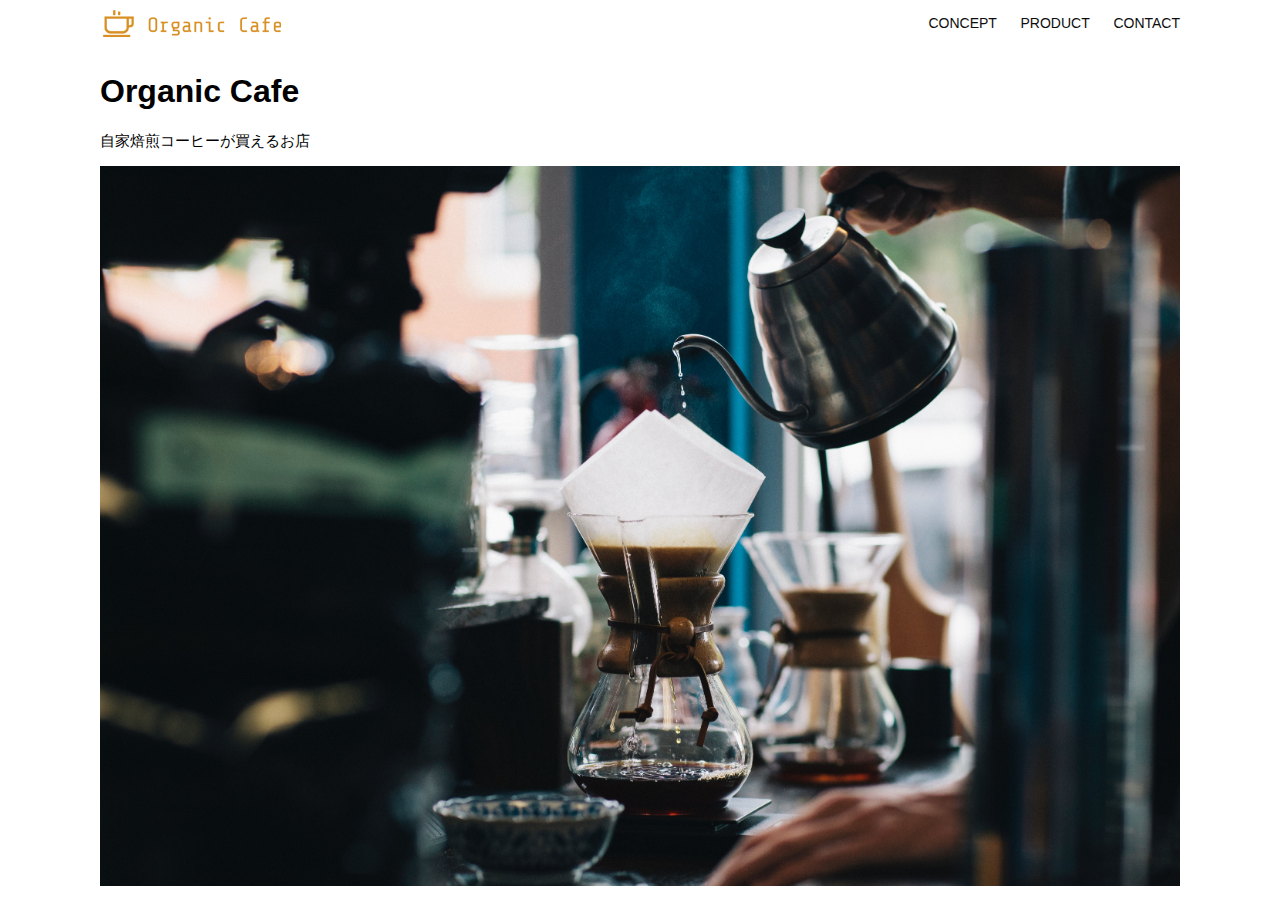
<file: html-css-kadai_013/index.html>
<!DOCTYPE html>
<html>

<head>
  <title>Organic Cafe</title>
  <meta charset="UTF-8" />
  <meta name="description" content="自家焙煎のコーヒーがお家で楽しめるOrganic Cafe" />
  <meta name="viewport" content="width=device-width, initial-scale=1.0" />
  <link rel="stylesheet" href="style.css" />
</head>

<body>
  <!-- ヘッダー -->
  <header>
    <!-- ロゴ -->
    <a href="index.html" id="logo"><img src="images/logo.png" alt="トップページに戻る" /></a>

    <!-- PC用ナビゲーション -->
    <nav id="nav-pc">
      <a href="index.html#concept">CONCEPT</a>
      <a href="index.html#product">PRODUCT</a>
      <a href="index.html#contact">CONTACT</a>
    </nav>

    <!-- スマホ用メニューボタン -->
    <img id="menu-sp" src="images/button-menu.png" alt="ナビゲーションを開く"
      onclick="document.getElementById('nav-sp').style.display = 'block'">

    <!-- スマホ用ナビゲーション -->
    <nav id="nav-sp">
      <ul>
        <li>
          <img id="close" src="images/button-close.png" alt="ナビゲーションを閉じる"
            onclick="document.getElementById('nav-sp').style.display = 'none'">
        </li>
        <li>
          <a id="logo-sp" href="index.html" onclick="document.getElementById('nav-sp').style.display = 'none'">
            <img src="images/logo-sp.png" alt="トップページに戻る">
          </a>
        </li>
        <li>
          <a class="menu" href="index.html#concept"
            onclick="document.getElementById('nav-sp').style.display = 'none'">CONCEPT</a>
        </li>
        <li>
          <a class="menu" href="index.html#product"
            onclick="document.getElementById('nav-sp').style.display = 'none'">PRODUCT</a>
        </li>
        <li><a class="menu" href="index.html#contact"
            onclick="document.getElementById('nav-sp').style.display = 'none'">CONTACT</a>
        </li>
      </ul>
    </nav>

  </header>

  <main>
    <article>
      <!-- メインビジュアル -->
      <section id="main-visual">
        <div id="main-message">
          <h1>Organic Cafe</h1>
          <p>自家焙煎コーヒーが買えるお店</p>
        </div>
        <img src="images/main-image.jpg" alt="コーヒーをハンドドリップで淹れる画像" />
      </section>
    </article>
  </main>
</body>

</html>
</file>
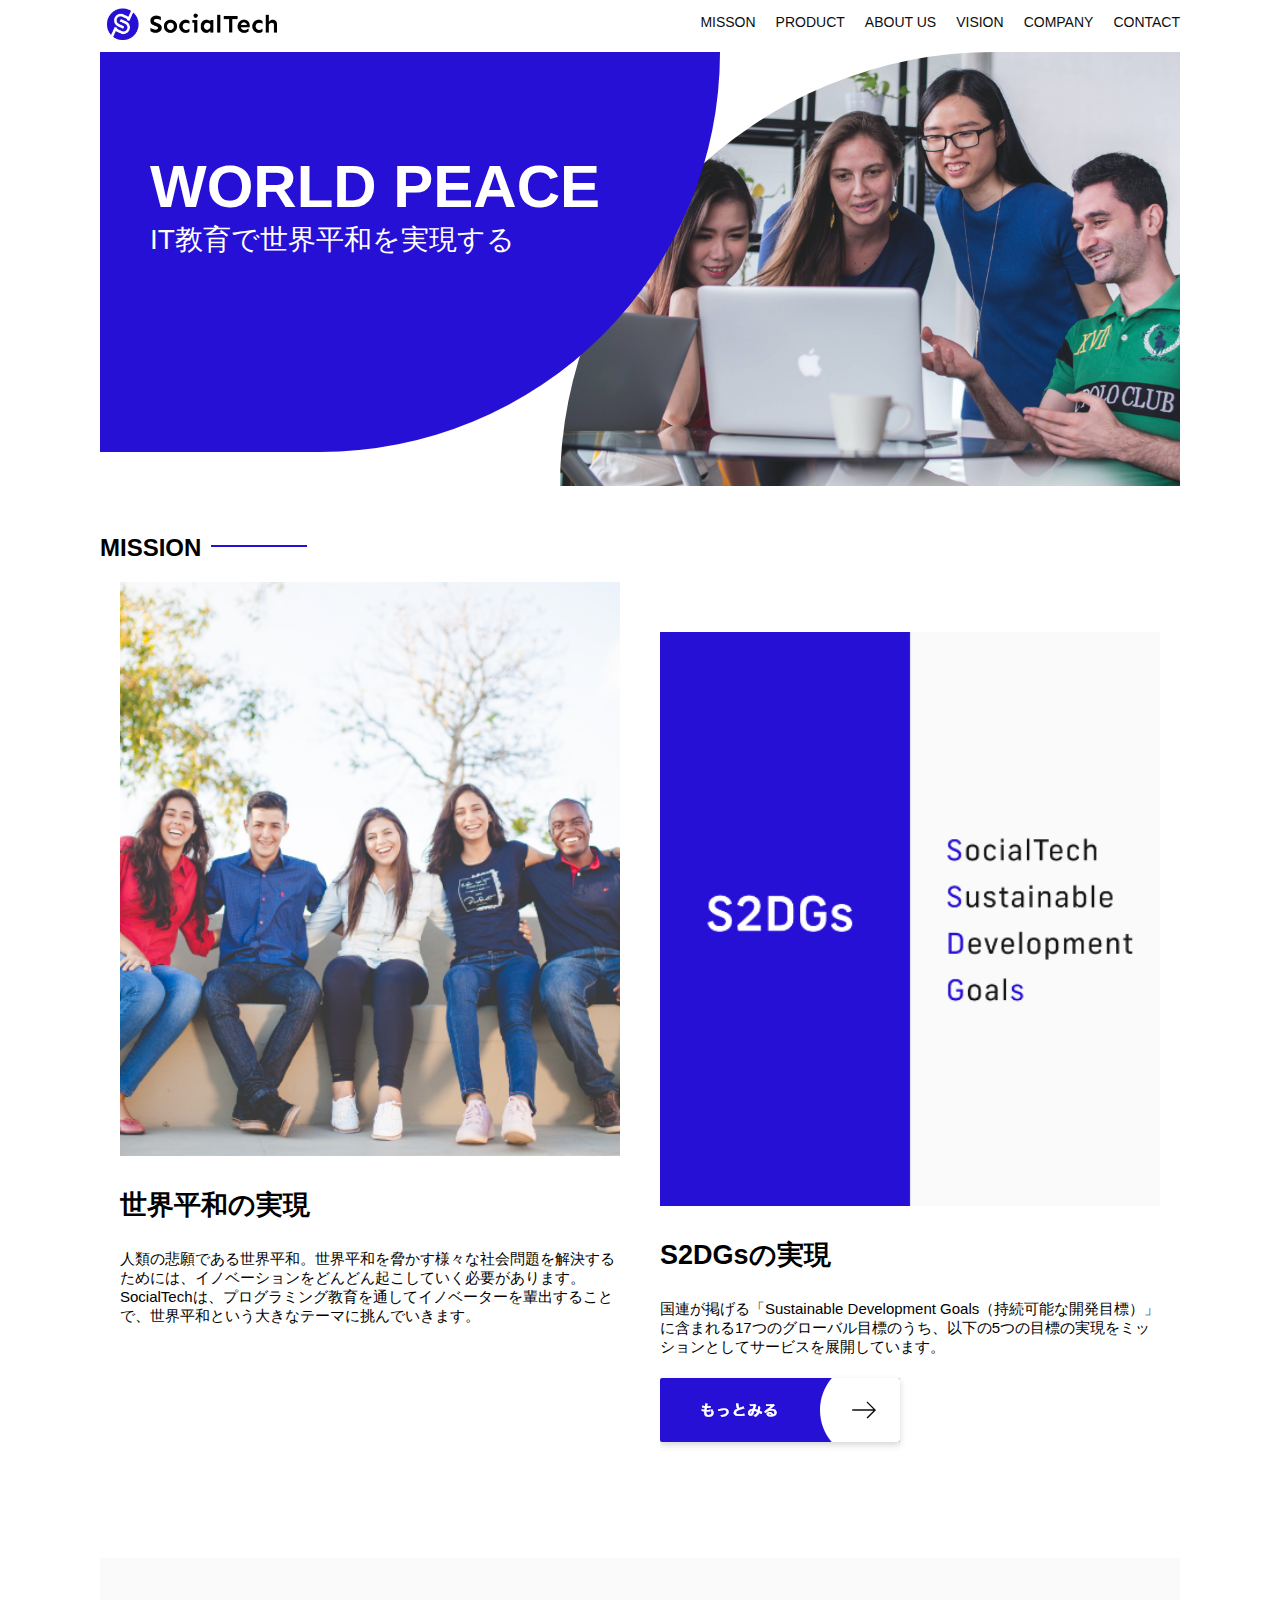
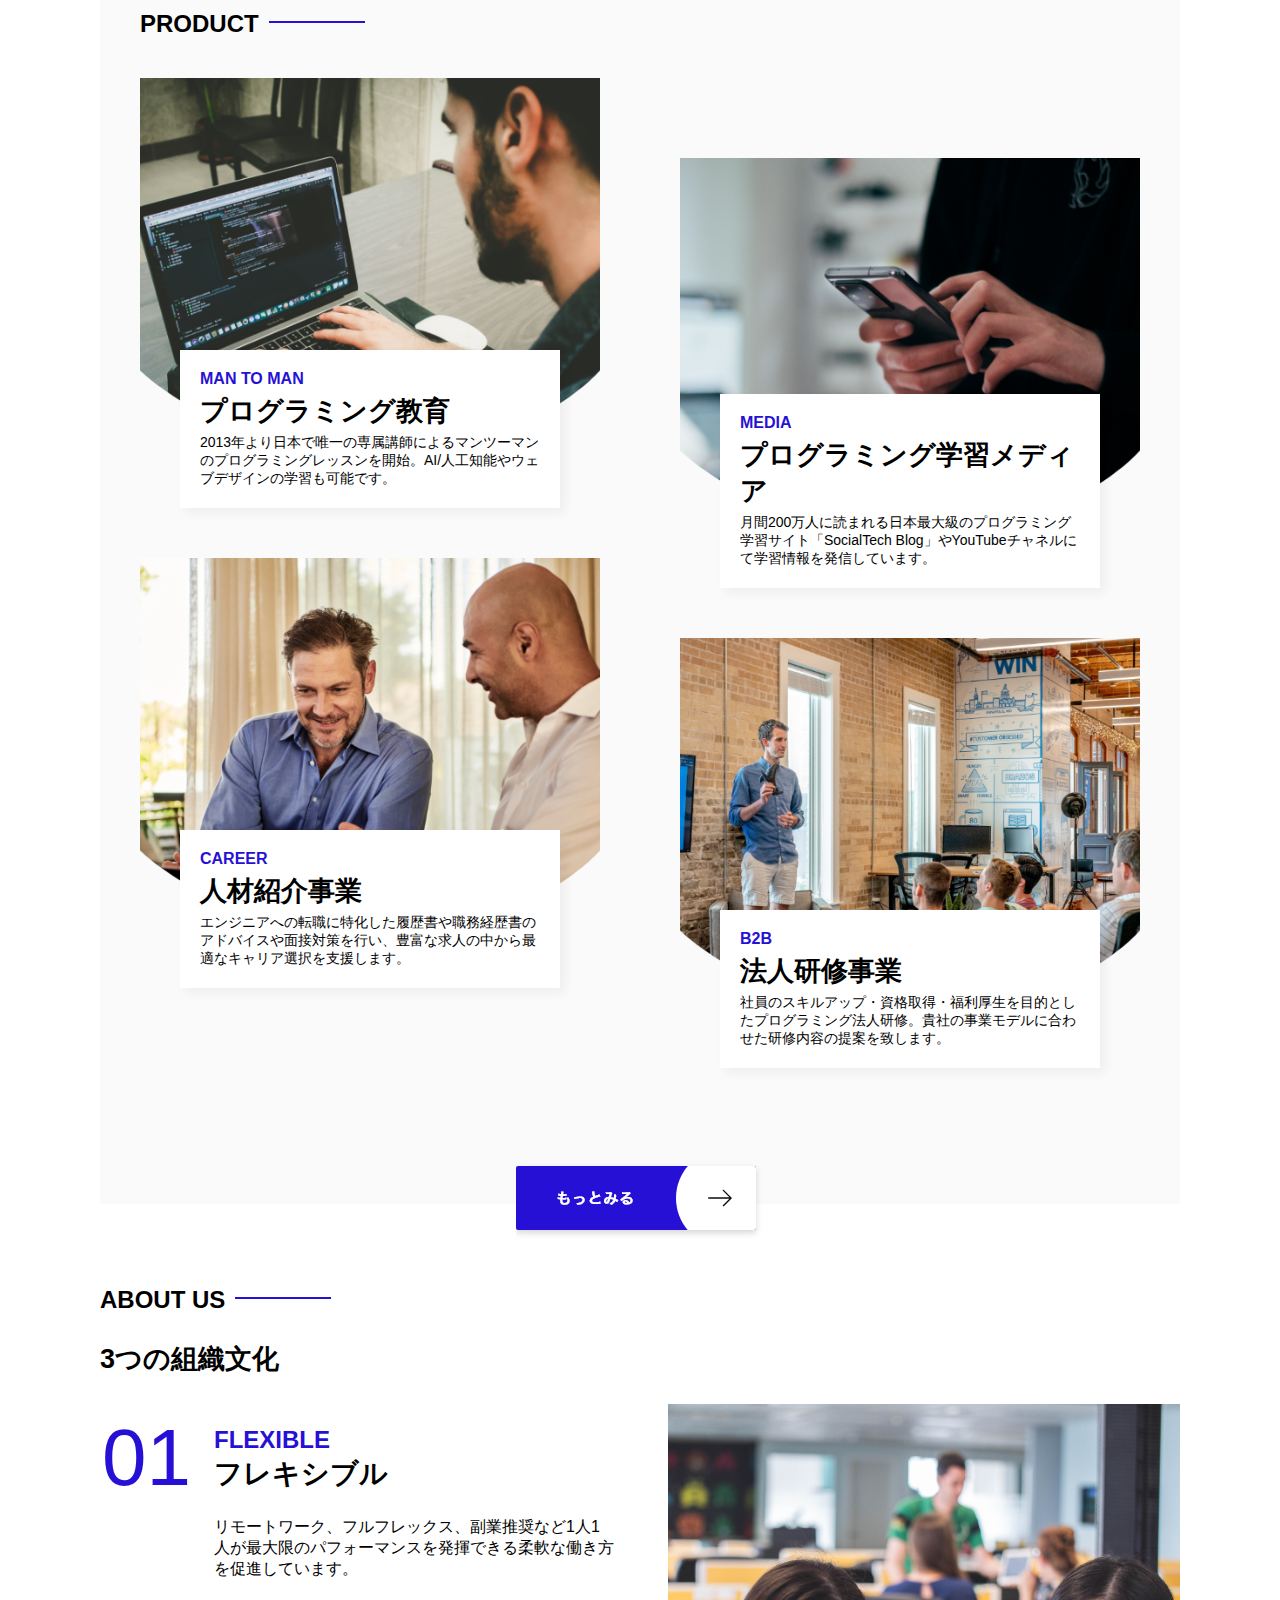
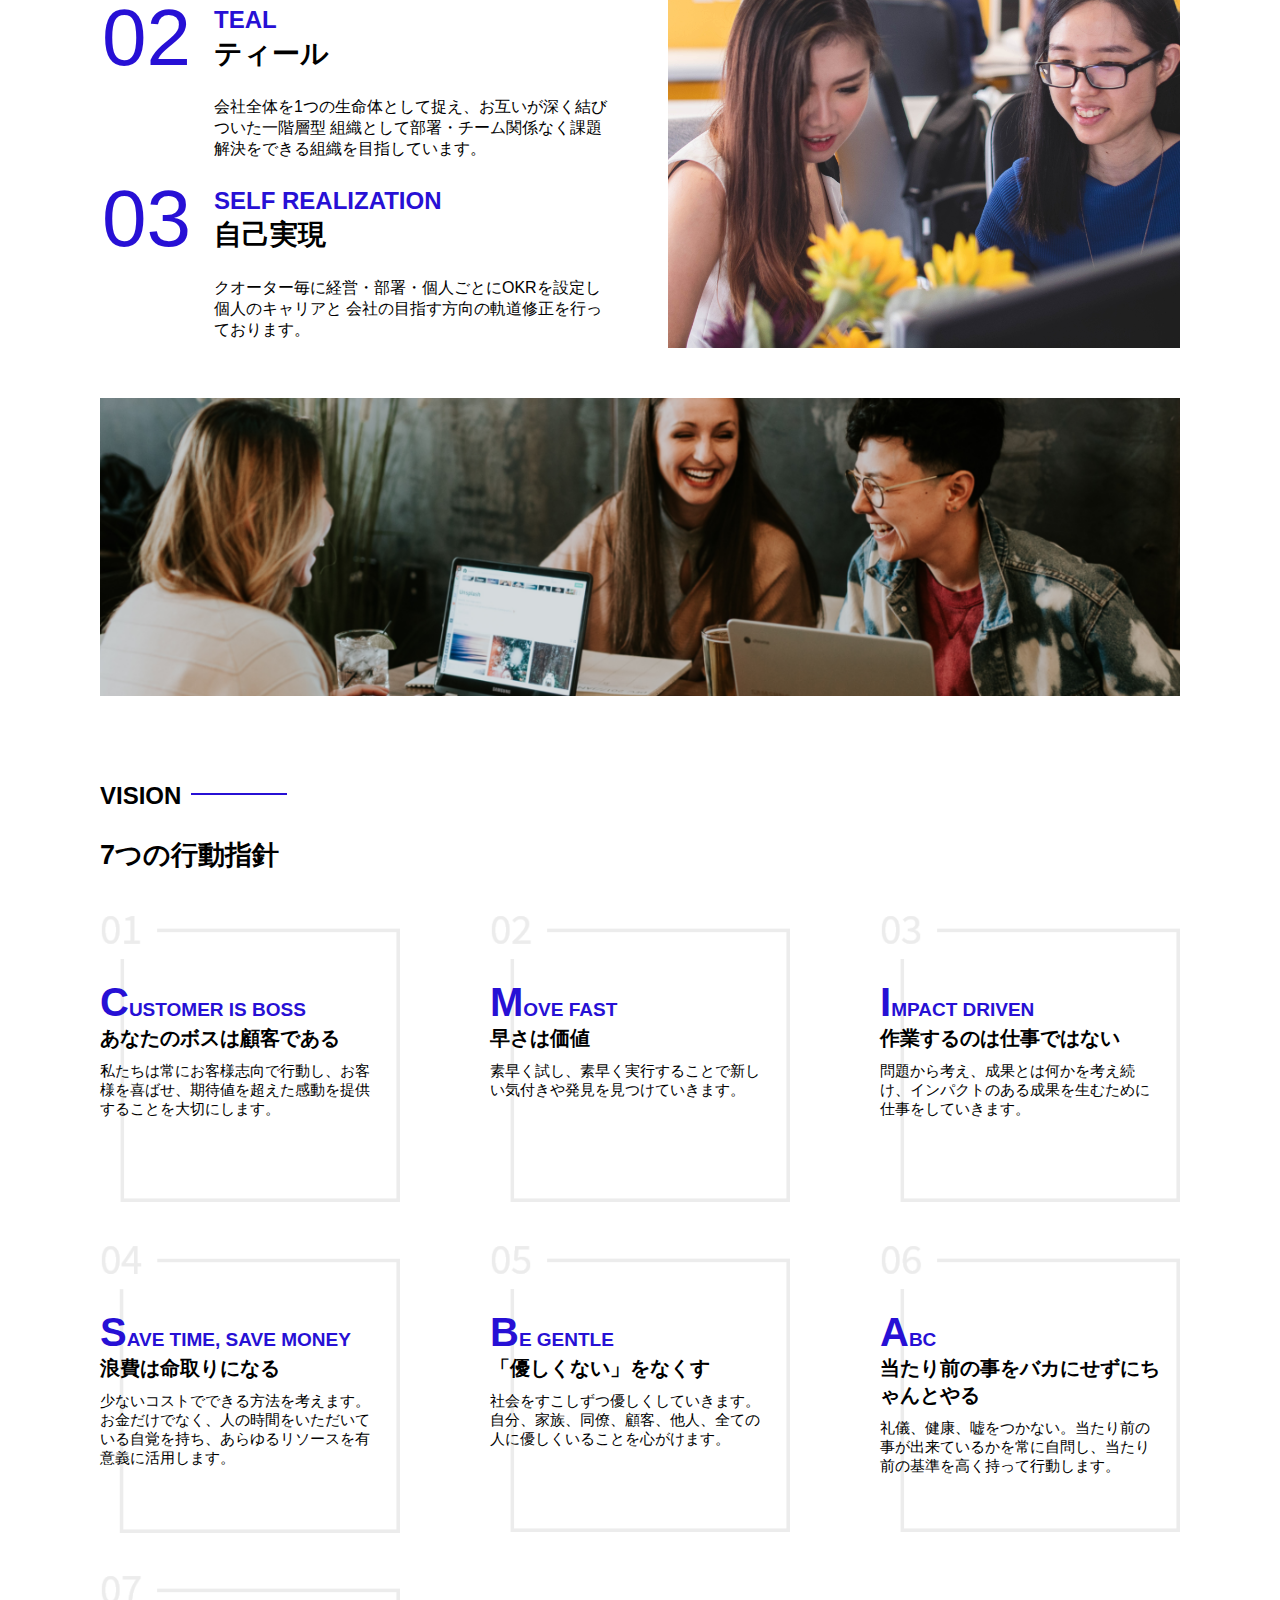
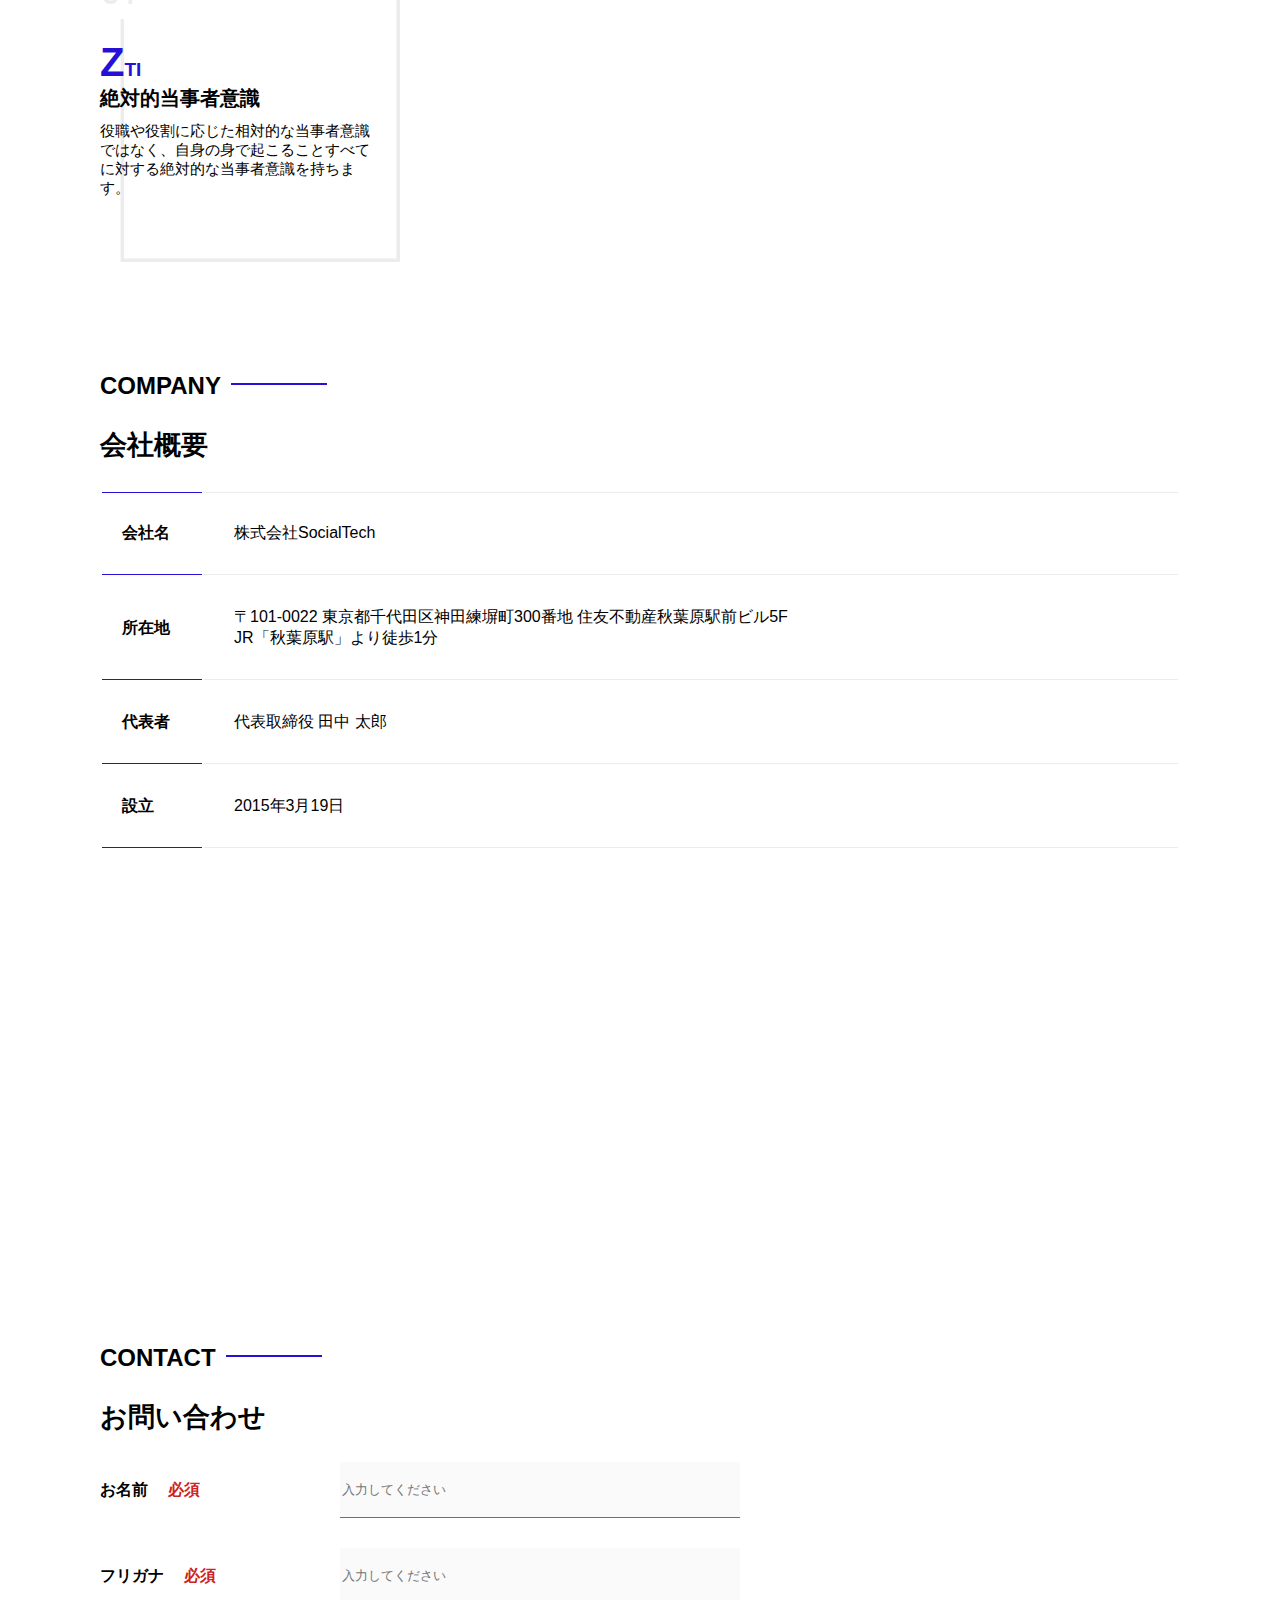
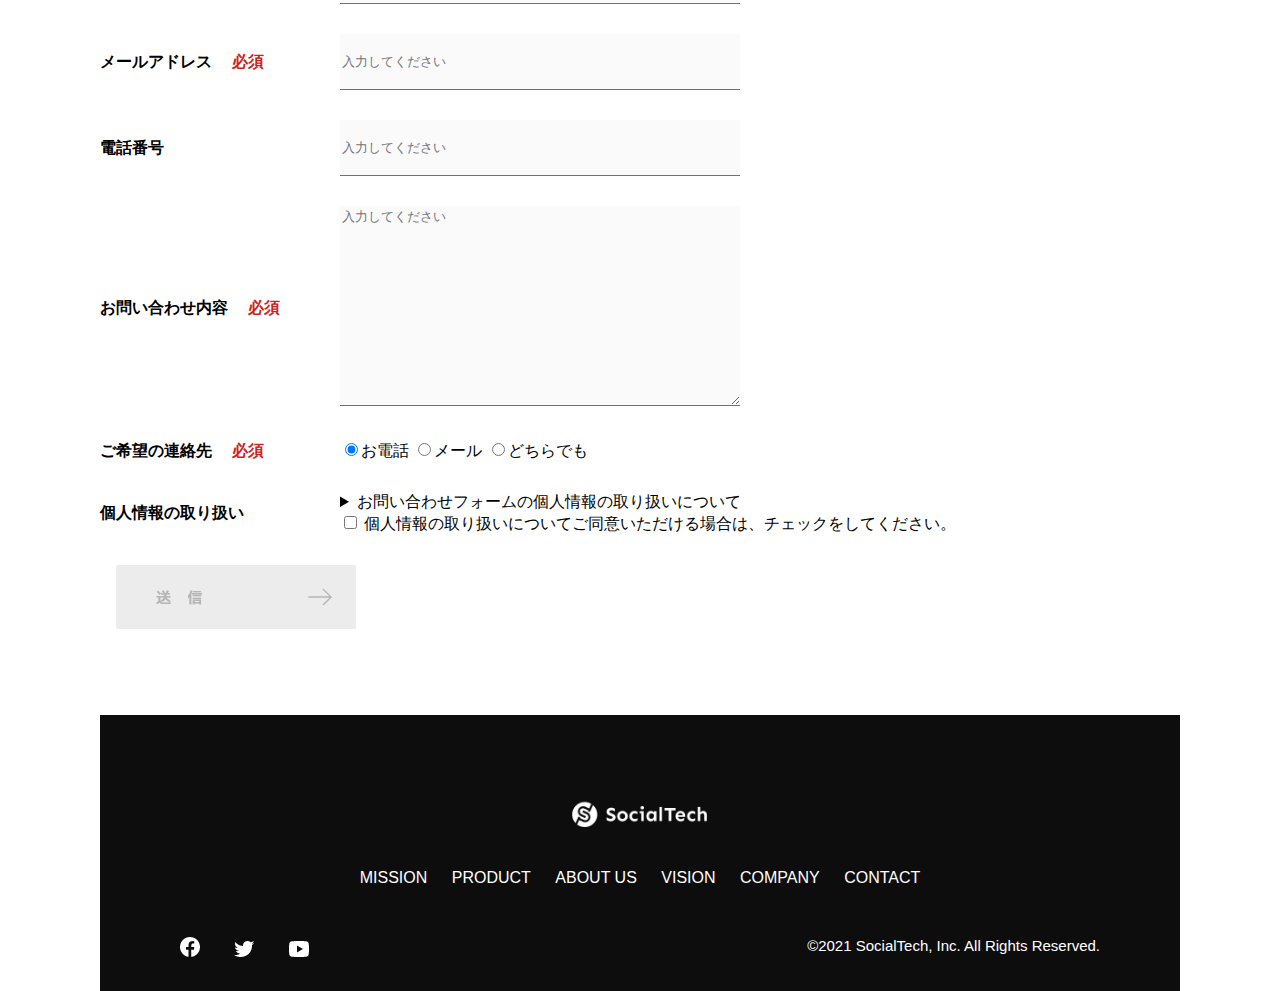
<file: kadai_tutorial_output/index.html>
<!DOCTYPE html>
<html lang="en">

<head>
  <meta charset="UTF-8">
  <meta name="description" content="SocialTechはEdTech業界のリーディングカンパニーを目指します。">
  <meta name="viewport" content="width=device-width, initial-scale=1.0">
  <link rel="stylesheet" href="style.css">
  <title>SocialTech</title>
</head>


<body>
  <!-- ヘッダー -->
  <header>
    <!-- ロゴ -->
    <a href="index.html" id="logo">
      <img src="images/logo.png" alt="トップページに戻る">
    </a>

    <!-- PC用ナビゲーション -->
    <nav id="nav-pc">
      <ul>
        <li><a href="mission.html">MISSON</a></li>
        <li><a href="product.html">PRODUCT</a></li>
        <li><a href="index.html#aboutus">ABOUT US</a></li>
        <li><a href="index.html#vision">VISION</a></li>
        <li><a href="index.html#company">COMPANY</a></li>
        <li><a href="index.html#contact">CONTACT</a></li>
      </ul>
    </nav>
    <!-- スマホ用メニューボタン -->
    <button id="menu-sp" onclick="document.getElementById('nav-sp').style.display = 'block'">
      <img src="images/button-menu.png" alt="ナビゲーションを開く">
    </button>
    <!-- スマホ用ナビゲーション -->
    <div id="nav-sp">
      <button id="close" onclick="document.getElementById('nav-sp').style.display = 'none'">
        <img src="images/button-close.png" alt="ナビゲーションを閉じる">
      </button>

      <nav>
        <ul>
          <li>
            <a id="logo-sp" href="index.html" onclick="document.getElementById('nav-sp').style.display = 'none'"><img
                src="images/logo-sp.png" alt="トップページに戻る"></a>
          </li>
          <li><a class="menu" href="mission.html"
              onclick="document.getElementById('nav-sp').style.display = 'none'">MISSION</a></li>
          <li><a class="menu" href="product.html"
              onclick="document.getElementById('nav-sp').style.display = 'none'">PRODUCT</a></li>
          <li><a class="menu" href="index.html#aboutus"
              onclick="document.getElementById('nav-sp').style.display = 'none'">ABOUT US</a></li>
          <li><a class="menu" href="index.html#vision"
              onclick="document.getElementById('nav-sp').style.display = 'none'">VISION</a></li>
          <li><a class="menu" href="index.html#company"
              onclick="document.getElementById('nav-sp').style.display = 'none'">COMPANY</a></li>
          <li><a class="menu" href="index.html#contact"
              onclick="document.getElementById('nav-sp').style.display = 'none'">CONTACT</a></li>
        </ul>
      </nav>
      <div id="sns">
        <a href="https://www.facebook.com/sejuku2013">
          <img src="images/button-facebook.png" alt="Facebookのリンク">
        </a>
        <a href="https://twitter.com/samuraijuku">
          <img src="images/button-twitter.png" alt="Twitterのリンク">
        </a>
        <a href="https://www.youtube.com/channel/UCCFOQO5aDK0xXam4cUQXT8g">
          <img src="images/button-youtube.png" alt="YouTubeのリンク">
        </a>
      </div>
    </div>
  </header>

  
  <main>
    <article>
      <section id="main-visual">
        <div id="main-message">
          <h1>WORLD PEACE</h1>
          <p>IT教育で世界平和を実現する</p>
        </div>
        <img src="images/index/index-main.png" alt="PCの周りに集まる多国籍の仲間たち">
      </section>
      <!-- ミッション -->
      <section id="mission">
        <h2 class="index-h2">MISSION</h2>
        <div id="mission-flex">
          <div>
            <img id="mission-photo" src="images/index/index-mission.png" alt="屋外のベンチで写真を撮影する多国籍の仲間たち">
            <h3>世界平和の実現</h3>
            <p>
              人類の悲願である世界平和。世界平和を脅かす様々な社会問題を解決するためには、イノベーションをどんどん起こしていく必要があります。SocialTechは、プログラミング教育を通してイノベーターを輩出することで、世界平和という大きなテーマに挑んでいきます。
            </p>
          </div>
          <div>
            <img id="s2dgs" src="images/index/s2dgs.png" alt="S2DGs">
            <h3>S2DGsの実現</h3>
            <p>国連が掲げる「Sustainable Development Goals（持続可能な開発目標）」に含まれる17つのグローバル目標のうち、以下の5つの目標の実現をミッションとしてサービスを展開しています。</p>
            <a href="mission.html">
              <img src="images/button-more.png" alt="もっとみる">
            </a>
          </div>
        </div>
      </section>
      <!-- プロダクト -->
      <section id="product">
        <h2 class="index-h2">PRODUCT</h2>
        <div class="product-flex">
          <div id="product-left">
            <div>
              <img class="product-photo" src="images/index/index-mantoman.png" alt="PCでコードを書く男性">
              <div class="product-explain">
                <span>MAN TO MAN</span>
                <h3>プログラミング教育</h3>
                <p>2013年より日本で唯一の専属講師によるマンツーマンのプログラミングレッスンを開始。AI/人工知能やウェブデザインの学習も可能です。</p>
              </div>
            </div>
            <div>
              <img class="product-photo" src="images/index/index-career.png" alt="笑顔で話し合う2人の男性">
              <div class="product-explain">
                <span>CAREER</span>
                <h3>人材紹介事業</h3>
                <p>エンジニアへの転職に特化した履歴書や職務経歴書のアドバイスや面接対策を行い、豊富な求人の中から最適なキャリア選択を支援します。</p>
              </div>
            </div>
          </div>
          <div id="product-right">

            <div>
              <img class="product-photo" src="images/index/index-media.png" alt="スマートフォンを操作する人">
              <div class="product-explain">
                <span>MEDIA</span>
                <h3>プログラミング学習メディア</h3>
                <p>月間200万人に読まれる日本最大級のプログラミング学習サイト「SocialTech Blog」やYouTubeチャネルにて学習情報を発信しています。</p>
              </div>
            </div>
            <div>
              <img class="product-photo" src="images/index/index-b2b.png" alt="講演中の男性とそれを聴く人々">
              <div class="product-explain">
                <span>B2B</span>
                <h3>法人研修事業</h3>
                <p>社員のスキルアップ・資格取得・福利厚生を目的としたプログラミング法人研修。貴社の事業モデルに合わせた研修内容の提案を致します。</p>
              </div>
            </div>
          </div>
        </div>
        <div id="product-more">
          <a href="product.html">
            <img src="images/button-more.png" alt="もっとみる">
          </a>
        </div>
      </section>
      <!-- ABOUT US -->
      <section id="aboutus">
        <h2 class="index-h2">ABOUT US</h2>
        <h3>3つの組織文化</h3>
        <div>
          <table class="culture-table">
            <tr>
              <td class="culture-num">01</td>
              <th><span class="culture-en">FLEXIBLE</span><br>フレキシブル</th>
            </tr>
            <tr>
              <td>
                <!--空のセル-->
              </td>
              <td class="culture-description">リモートワーク、フルフレックス、副業推奨など1人1人が最大限のパフォーマンスを発揮できる柔軟な働き方を促進しています。</td>
            </tr>
            <tr>
              <td class="culture-num">02</td>
              <th><span class="culture-en">TEAL</span><br>ティール</th>
            </tr>
            <tr>
              <td>
                <!--空のセル-->
              </td>
              <td class="culture-description">会社全体を1つの生命体として捉え、お互いが深く結びついた一階層型 組織として部署・チーム関係なく課題解決をできる組織を目指しています。</td>
            </tr>
            <tr>
              <td class="culture-num">03</td>
              <th><span class="culture-en">SELF REALIZATION</span><br>自己実現</th>
            </tr>
            <tr>
              <td>
                <!--空のセル-->
              </td>
              <td class="culture-description">クオーター毎に経営・部署・個人ごとにOKRを設定し個人のキャリアと 会社の目指す方向の軌道修正を行っております。</td>
            </tr>
          </table>
          <img class="culture-img" src="images/index/index-aboutus1.png" alt="笑顔で話し合う2人の女性">
        </div>
        <img class="culture-img2" src="images/index/index-aboutus2.png" alt="笑顔で話し合う3人の男女">
      </section>

      <!-- VISION -->
      <section id="vision">
        <h2 class="index-h2">VISION</h2>
        <h3>7つの行動指針</h3>
        <div>
          <div class="vision-box">
            <img src="images/index/vision-01.png" alt="01">
            <div>
              <h4>CUSTOMER IS BOSS</h4>
              <h5>あなたのボスは顧客である</h5>
              <p>私たちは常にお客様志向で行動し、お客様を喜ばせ、期待値を超えた感動を提供することを大切にします。</p>
            </div>
          </div>
          <div class="vision-box">
            <img src="images/index/vision-02.png" alt="02">
            <div>
              <h4>MOVE FAST</h4>
              <h5>早さは価値</h5>
              <p>素早く試し、素早く実行することで新しい気付きや発見を見つけていきます。</p>
            </div>
          </div>
          <div class="vision-box">
            <img src="images/index/vision-03.png" alt="03">
            <div>
              <h4>IMPACT DRIVEN</h4>
              <h5>作業するのは仕事ではない</h5>
              <p>問題から考え、成果とは何かを考え続け、インパクトのある成果を生むために仕事をしていきます。</p>
            </div>
          </div>
          <div class="vision-box">
            <img src="images/index/vision-04.png" alt="04">
            <div>
              <h4>SAVE TIME, SAVE MONEY</h4>
              <h5>浪費は命取りになる</h5>
              <p>少ないコストでできる方法を考えます。お金だけでなく、人の時間をいただいている自覚を持ち、あらゆるリソースを有意義に活用します。</p>
            </div>
          </div>
          <div class="vision-box">
            <img src="images/index/vision-05.png" alt="05">
            <div>
              <h4>BE GENTLE</h4>
              <h5>「優しくない」をなくす</h5>
              <p>社会をすこしずつ優しくしていきます。自分、家族、同僚、顧客、他人、全ての人に優しくいることを心がけます。</p>
            </div>
          </div>
          <div class="vision-box">
            <img src="images/index/vision-06.png" alt="06">
            <div>
              <h4>ABC</h4>
              <h5>当たり前の事をバカにせずにちゃんとやる</h5>
              <p>礼儀、健康、嘘をつかない。当たり前の事が出来ているかを常に自問し、当たり前の基準を高く持って行動します。</p>
            </div>
          </div>
          <div class="vision-box">
            <img src="images/index/vision-07.png" alt="07">
            <div>
              <h4>ZTI</h4>
              <h5>絶対的当事者意識</h5>
              <p>役職や役割に応じた相対的な当事者意識ではなく、自身の身で起こることすべてに対する絶対的な当事者意識を持ちます。</p>
            </div>
          </div>
        </div>
      </section>
      <!-- COMPANY -->
      <section id="company">
        <h2 class="index-h2">COMPANY</h2>
        <h3>会社概要</h3>
        <table id="company-table">
          <tr>
            <th class="tableheader tableheader-first">会社名</th>
            <td class="cell cell-first">株式会社SocialTech</td>
          </tr>
          <tr>
            <th class="tableheader">所在地</th>
            <td class="cell">〒101-0022 東京都千代田区神田練塀町300番地 住友不動産秋葉原駅前ビル5F<br>JR「秋葉原駅」より徒歩1分</td>
          </tr>
          <tr>
            <th class="tableheader">代表者</th>
            <td class="cell">代表取締役 田中 太郎</td>
          </tr>
          <tr>
            <th class="tableheader">設立</th>
            <td class="cell">2015年3月19日</td>
          </tr>
        </table>
        <iframe
          src="https://www.google.com/maps/embed?pb=!1m18!1m12!1m3!1d3240.0688551336807!2d139.7720776771055!3d35.69992317258124!2m3!1f0!2f0!3f0!3m2!1i1024!2i768!4f13.1!3m3!1m2!1s0x60188fee13660e23%3A0x77137876edf742ac!2z5L2P5Y-L5LiN5YuV55Sj56eL6JGJ5Y6f6aeF5YmN44OT44Or!5e0!3m2!1sja!2sjp!4v1704858013291!5m2!1sja!2sjp"
          style="border: 0" allowfullscreen="" loading="lazy">
        </iframe>
      </section>
      <!-- お問い合わせフォーム -->
      <section id="contact">
        <h2 class="index-h2">CONTACT</h2>
        <h3>お問い合わせ</h3>
        <form>
          <div>
            <div class="contact-heading">
              <label class="contact-label">お名前<span class="contact-span">必須</span></label>
            </div>
            <div>
              <input type="text" name="name" placeholder="入力してください" class="contact-textbox">
            </div>
          </div>
          <div>
            <div class="contact-heading">
              <label class="contact-label">フリガナ<span class="contact-span">必須</span></label>
            </div>
            <div>
              <input type="text" name="hurigana" placeholder="入力してください" class="contact-textbox">
            </div>
          </div>
          <div>
            <div class="contact-heading">
              <label class="contact-label">メールアドレス<span class="contact-span">必須</span></label>
            </div>
            <div>
              <input type="text" name="email" placeholder="入力してください" class="contact-textbox">
            </div>
          </div>
          <div>
            <div class="contact-heading">
              <label class="contact-label">電話番号</label>
            </div>
            <div>
              <input type="text" name="tel" placeholder="入力してください" class="contact-textbox">
            </div>
          </div>
          <div>
            <div class="contact-heading">
              <label class="contact-label">お問い合わせ内容<span class="contact-span">必須</span></label>
            </div>
            <div>
              <textarea class="contact-textarea" placeholder="入力してください" name="message"></textarea>
            </div>
          </div>
          <div>
            <div class="contact-heading">
              <label class="contact-label">ご希望の連絡先<span class="contact-span">必須</span></label>
            </div>
            <div>
              <input class="radiobutton" type="radio" value="tel" name="contact" checked><label>お電話</label>
              <input class="radiobutton" type="radio" value="mail" name="contact"><label>メール</label>
              <input class="radiobutton" type="radio" value="both" name="contact"><label>どちらでも</label>
            </div>
          </div>

          <div>
            <div class="contact-heading">
              <label class="contact-label">個人情報の取り扱い</label>
            </div>
            <div>
              <details>
                <summary>お問い合わせフォームの個人情報の取り扱いについて</summary>
                <div>
                  <dl>
                    <dt>１．組織の名称又は氏名</dt>
                    <dd>株式会社SocialTech</dd>
                    <dt>２．個人情報保護管理者（若しくはその代理人）の氏名又は職名、所属及び連絡先</dt>
                    <dd>
                      <p>鈴木 一郎 コーポレート部</p>
                      <p>メールアドレス：samurai@example.com</p>
                      <p>TEL：03-1234-5678</p>
                    </dd>
                    <dt>３．個人情報の利用目的</dt>
                    <dd>
                      <ul>
                        <li>本サービス及び本サービスに関連する情報の提供又はそれらに関する連絡のため</li>
                        <li>ユーザーの本人確認のため</li>
                        <li>当社サービスのご案内のため</li>
                        <li>当社の商品等の広告または宣伝（電子メールによるものを含むものとします。）</li>
                      </ul>
                    </dd>
                    <dt>４．個人情報の取り扱い業務の委託</dt>
                    <dd>
                      個人情報の取扱業務の全部または一部を外部に業務委託する場合があります。その際、弊社は、個人情報を適切に保護できる管理体制を敷き実行していることを条件として委託先を厳選したうえで、機密保持契約を委託先と締結し、お客様の個人情報を厳密に管理させます。
                    </dd>
                    <dt>５．個人情報の開示等の請求</dt>
                    <dd>
                      お客様は、弊社に対してご自身の個人情報の開示等（利用目的の通知、開示、内容の訂正・追加・削除、利用の停止または消去、第三者への提供の停止）に関して、当社問合わせ窓口に申し出ることができます。<br>
                      その際、弊社はお客様ご本人を確認させていただいたうえで、合理的な期間内に対応いたします。<br>
                      なお、個人情報に関する弊社問合わせ先は、次の通りです。
                    </dd>
                    <dd>
                      <p>株式会社SocialTech　個人情報問合せ窓口</p>
                      <p>〒150-0043　東京都千代田区神田練塀町300番地 住友不動産秋葉原駅前ビル5F</p>
                      <p>メールアドレス：samurai@example.com　TEL：03-1234-5678</p>
                    </dd>

                    <dt>６．個人情報を提供されることの任意性について</dt>
                    <dd>お客様がご自身の個人情報を弊社に提供されるか否かは、お客様のご判断によりますが、もしご提供されない場合には、適切なサービスが提供できない場合がありますので予めご了承ください。</dd>
                  </dl>
                </div>
              </details>
              <input type="checkbox" name="agree">
              <span>個人情報の取り扱いについてご同意いただける場合は、チェックをしてください。</span>
            </div>
          </div>
          　<input type="image" src="images/button-submit.png" alt="送信する">
        </form>
      </section>
    </article>
  </main>


  <footer>
    <div id="footer-logo">
      <img src="images/logo-sp.png" alt="SocialTech">
    </div>
    <div id="footer-link">
      <a href="mission.html">MISSION</a>
      <a href="product.html">PRODUCT</a>
      <a href="index.html#aboutus">ABOUT US</a>
      <a href="index.html#vision">VISION</a>
      <a href="index.html#company">COMPANY</a>
      <a href="index.html#contact">CONTACT</a>
    </div>
    <div id="sns-footer">
      <div class="sns-btns">
        <a href="https://www.facebook.com/sejuku2013"><img src="images/button-facebook.png" alt="Facebookのリンク"></a>
        <a href="https://twitter.com/samuraijuku"><img src="images/button-twitter.png" alt="Twitterのリンク"></a>
        <a href="https://www.youtube.com/channel/UCCFOQO5aDK0xXam4cUQXT8g"><img src="images/button-youtube.png"
            alt="YouTubeのリンク"></a>
      </div>
      <p id="copyright">&copy;2021 SocialTech, Inc. All Rights Reserved.</p>
    </div>
  </footer>
  

</body>

</html>
</file>
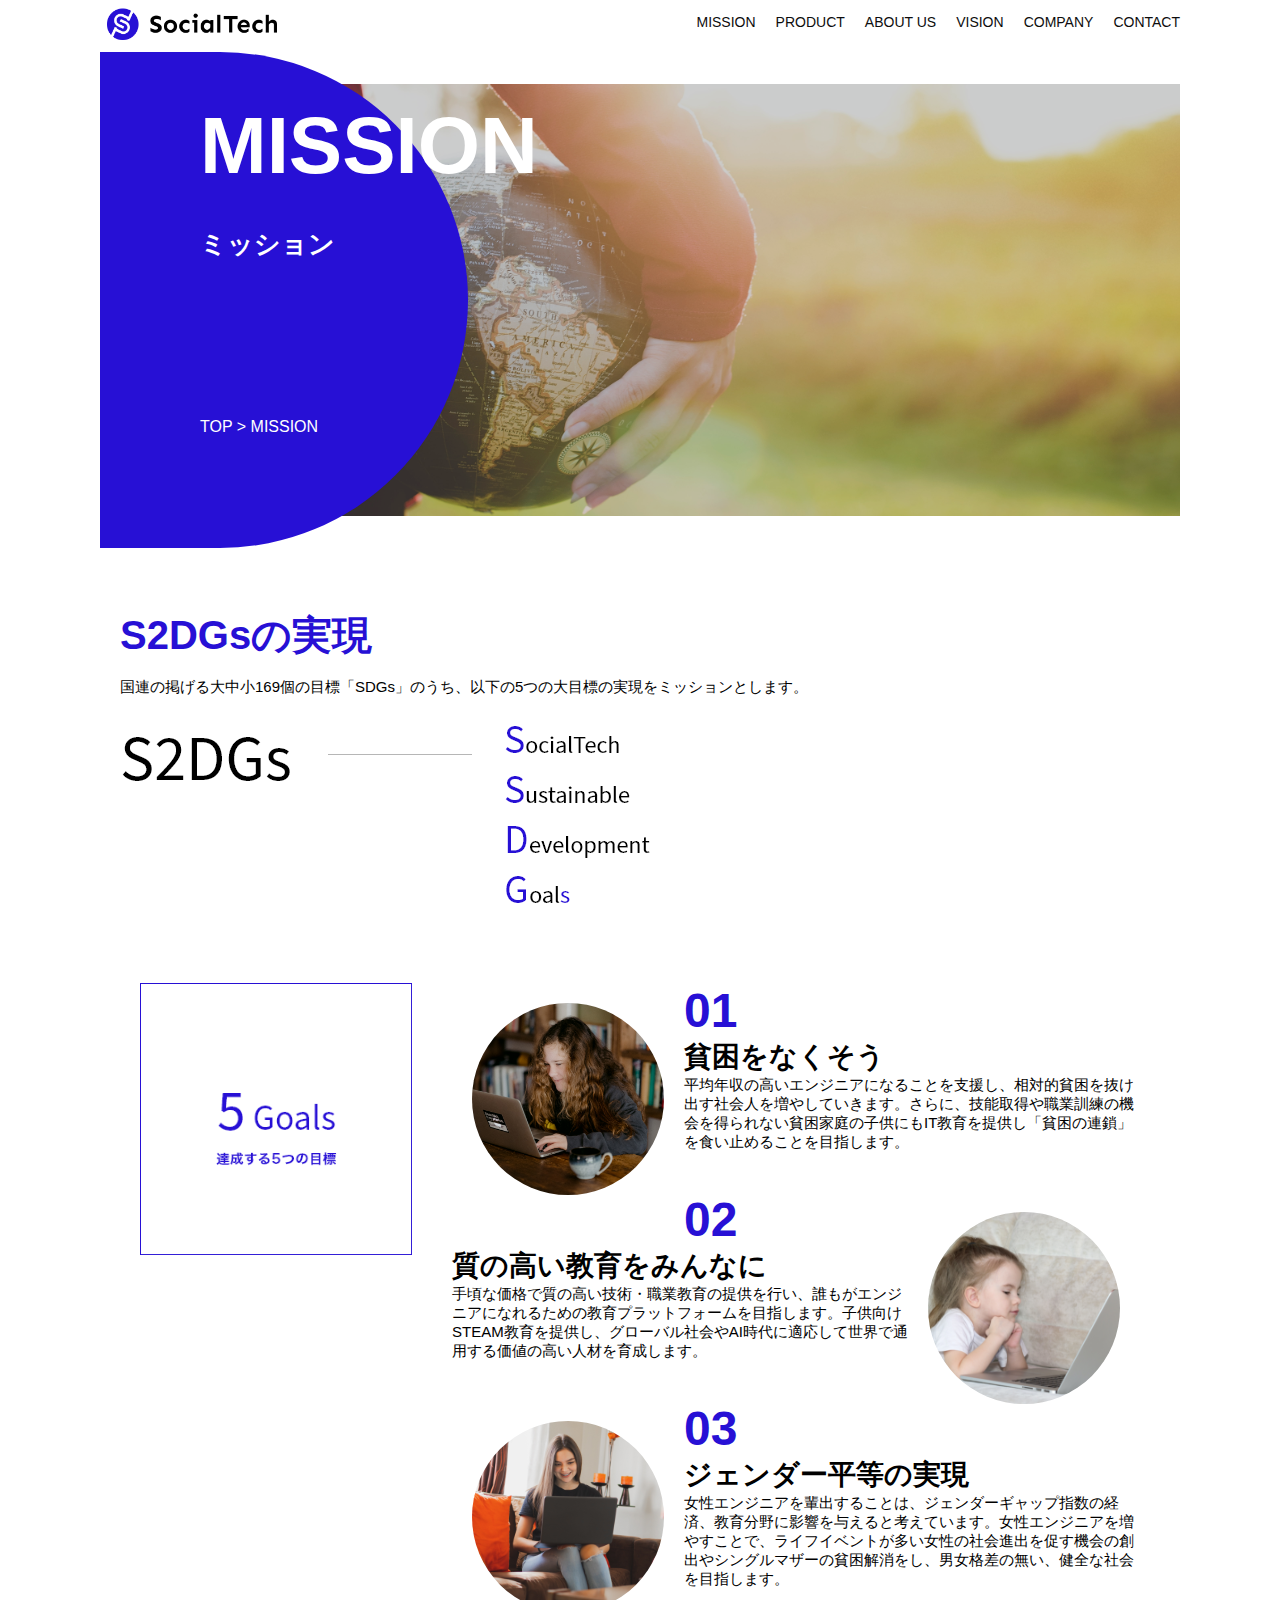
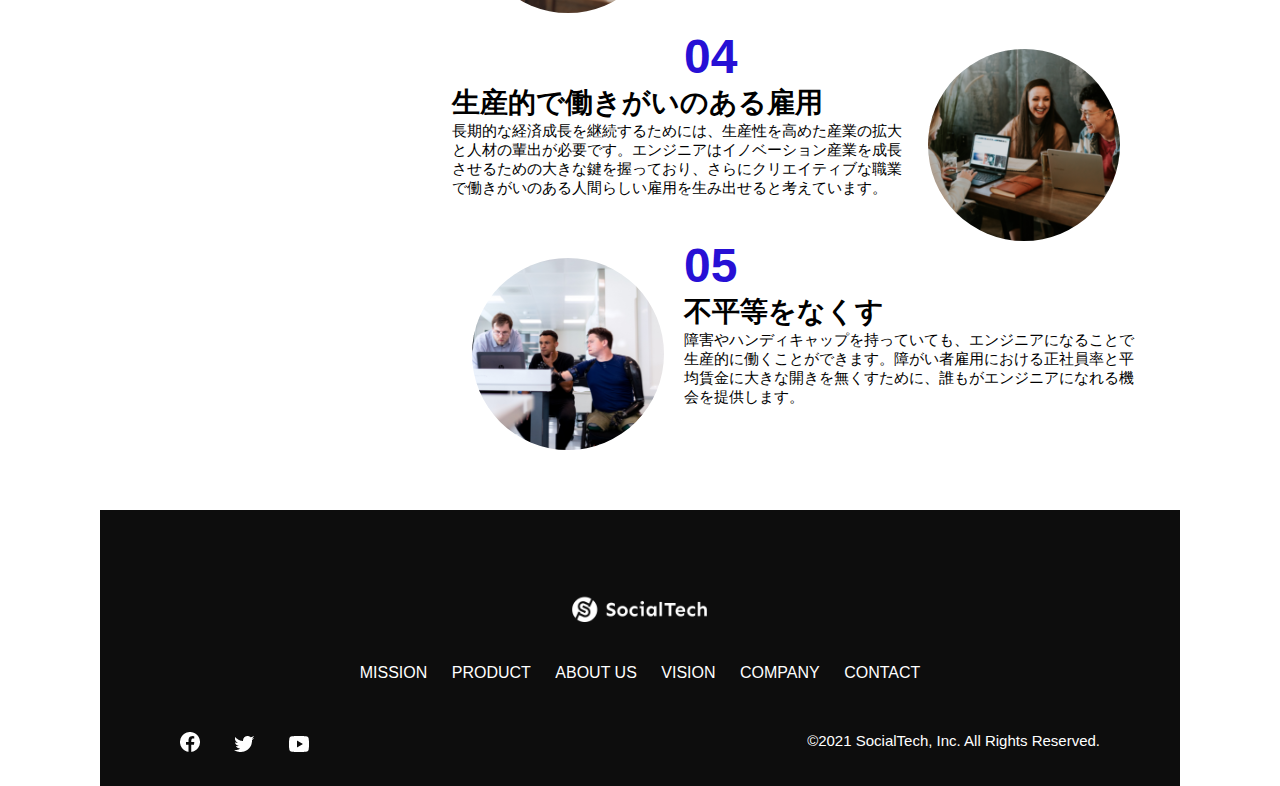
<file: kadai_tutorial_output/mission.html>
<!DOCTYPE html>
<html>

<head>
  <title></title>
  <title>SocialTech - MISSION ミッション -</title>
  <meta charset="utf-8">
  <meta name="description" content="">
  <meta name="description" content="SocialTechが目指す5つの目標（S2DGs）を紹介します">
  <meta name="viewport" content="width=device-width, initial-scale=1.0">
  <link rel="stylesheet" href="style.css">
</head>

<body>
  <!-- ヘッダー -->
  <header>
    <!-- ロゴ -->
    <a href="index.html" id="logo">
      <img src="images/logo.png" alt="トップページに戻る">
    </a>

    <!-- PC用ナビゲーション -->
    <nav id="nav-pc">
      <ul>
        <li><a href="mission.html">MISSION</a></li>
        <li><a href="product.html">PRODUCT</a></li>
        <li><a href="index.html#aboutus">ABOUT US</a></li>
        <li><a href="index.html#vision">VISION</a></li>
        <li><a href="index.html#company">COMPANY</a></li>
        <li><a href="index.html#contact">CONTACT</a></li>
      </ul>
    </nav>

    <!-- スマホ用メニューボタン -->
    <button id="menu-sp" onclick="document.getElementById('nav-sp').style.display = 'block'">
      <img src="images/button-menu.png" alt="ナビゲーションを開く">
    </button>

    <!-- スマホ用ナビゲーション -->
    <div id="nav-sp">
      <button id="close" onclick="document.getElementById('nav-sp').style.display = 'none'">
        <img src="images/button-close.png" alt="ナビゲーションを閉じる">
      </button>

      <nav>
        <ul>
          <li>
            <a id="logo-sp" href="index.html" onclick="document.getElementById('nav-sp').style.display = 'none'"><img
                src="images/logo-sp.png" alt="トップページに戻る"></a>
          </li>
          <li><a class="menu" href="mission.html"
              onclick="document.getElementById('nav-sp').style.display = 'none'">MISSION</a></li>
          <li><a class="menu" href="product.html"
              onclick="document.getElementById('nav-sp').style.display = 'none'">PRODUCT</a></li>
          <li><a class="menu" href="index.html#aboutus"
              onclick="document.getElementById('nav-sp').style.display = 'none'">ABOUT US</a></li>
          <li><a class="menu" href="index.html#vision"
              onclick="document.getElementById('nav-sp').style.display = 'none'">VISION</a></li>
          <li><a class="menu" href="index.html#company"
              onclick="document.getElementById('nav-sp').style.display = 'none'">COMPANY</a></li>
          <li><a class="menu" href="index.html#contact"
              onclick="document.getElementById('nav-sp').style.display = 'none'">CONTACT</a></li>
        </ul>
      </nav>
      <div id="sns">
        <a href="https://www.facebook.com/sejuku2013">
          <img src="images/button-facebook.png" alt="Facebookのリンク">
        </a>
        <a href="https://twitter.com/samuraijuku">
          <img src="images/button-twitter.png" alt="Twitterのリンク">
        </a>
        <a href="https://www.youtube.com/channel/UCCFOQO5aDK0xXam4cUQXT8g">
          <img src="images/button-youtube.png" alt="YouTubeのリンク">
        </a>
      </div>
    </div>
  </header>

  <main>
    <article>
      <section id="mission-main">
        <div class="mission-main-inner">
          <div id="mission-title">
            <h1>MISSION<br><span>ミッション</span></h1>
            <p>TOP > MISSION</p>
          </div>
        </div>
      </section>

      <section id="mission-s2dgs">
        <h2 class="mission-h2">S2DGsの実現</h2>
        <p>国連の掲げる大中小169個の目標「SDGs」のうち、以下の5つの大目標の実現をミッションとします。</p>
        <img src="images/mission/mission-s2dgs.png" alt="S2DGs">
      </section>

      <section id="mission-five-goals">
        <div class="five-goals-image">
          <img src="images/mission/mission-5goals.png" alt="5Goals">
        </div>
        <div class="five-goals-read">
          <div>
            <img class="fivegoals-image-left" src="images/mission/mission-5goals01.png" alt="PCを操作する女の子">
            <span class="fivegoals-number">01</span>
            <h3 class="fivegoals-h3">貧困をなくそう</h3>
            <p class="fivegoals-p">
              平均年収の高いエンジニアになることを支援し、相対的貧困を抜け出す社会人を増やしていきます。さらに、技能取得や職業訓練の機会を得られない貧困家庭の子供にもIT教育を提供し「貧困の連鎖」を食い止めることを目指します。
            </p>
          </div>
          <div>
            <img class="fivegoals-image-right" src="images/mission/mission-5goals02.png" alt="PCを見つめる小さい女の子">
            <span class="fivegoals-number">02</span>
            <h3 class="fivegoals-h3">質の高い教育をみんなに</h3>
            <p class="fivegoals-p">
              手頃な価格で質の高い技術・職業教育の提供を行い、誰もがエンジニアになれるための教育プラットフォームを目指します。子供向けSTEAM教育を提供し、グローバル社会やAI時代に適応して世界で通用する価値の高い人材を育成します。
            </p>
          </div>
          <div>
            <img class="fivegoals-image-left" src="images/mission/mission-5goals03.png" alt="PCを操作する女性">
            <span class="fivegoals-number">03</span>
            <h3 class="fivegoals-h3">ジェンダー平等の実現</h3>
            <p class="fivegoals-p">
              女性エンジニアを輩出することは、ジェンダーギャップ指数の経済、教育分野に影響を与えると考えています。女性エンジニアを増やすことで、ライフイベントが多い女性の社会進出を促す機会の創出やシングルマザーの貧困解消をし、男女格差の無い、健全な社会を目指します。
            </p>
          </div>
          <div>
            <img class="fivegoals-image-right" src="images/mission/mission-5goals04.png" alt="笑顔で話し合う3人の男女">
            <span class="fivegoals-number">04</span>
            <h3 class="fivegoals-h3">生産的で働きがいのある雇用</h3>
            <p class="fivegoals-p">
              長期的な経済成長を継続するためには、生産性を高めた産業の拡大と人材の輩出が必要です。エンジニアはイノベーション産業を成長させるための大きな鍵を握っており、さらにクリエイティブな職業で働きがいのある人間らしい雇用を生み出せると考えています。
            </p>
          </div>
          <div>
            <img class="fivegoals-image-left" src="images/mission/mission-5goals05.png" alt="障害を持つ男性が生き生きと働く様子">
            <span class="fivegoals-number">05</span>
            <h3 class="fivegoals-h3">不平等をなくす</h3>
            <p class="fivegoals-p">
              障害やハンディキャップを持っていても、エンジニアになることで生産的に働くことができます。障がい者雇用における正社員率と平均賃金に大きな開きを無くすために、誰もがエンジニアになれる機会を提供します。</p>
          </div>
        </div>
      </section>


    </article>
  </main>

  <footer>
    <div id="footer-logo">
      <img src="images/logo-sp.png" alt="SocialTech">
    </div>
    <div id="footer-link">
      <a href="mission.html">MISSION</a>
      <a href="product.html">PRODUCT</a>
      <a href="index.html#aboutus">ABOUT US</a>
      <a href="index.html#vision">VISION</a>
      <a href="index.html#company">COMPANY</a>
      <a href="index.html#contact">CONTACT</a>
    </div>
    <div id="sns-footer">
      <div class="sns-btns">
        <a href="https://www.facebook.com/sejuku2013"><img src="images/button-facebook.png" alt="Facebookのリンク"></a>
        <a href="https://twitter.com/samuraijuku"><img src="images/button-twitter.png" alt="Twitterのリンク"></a>
        <a href="https://www.youtube.com/channel/UCCFOQO5aDK0xXam4cUQXT8g"><img src="images/button-youtube.png"
            alt="YouTubeのリンク"></a>
      </div>
      <p id="copyright">&copy;2021 SocialTech, Inc. All Rights Reserved.</p>
    </div>
  </footer>

</body>

</html>
</file>
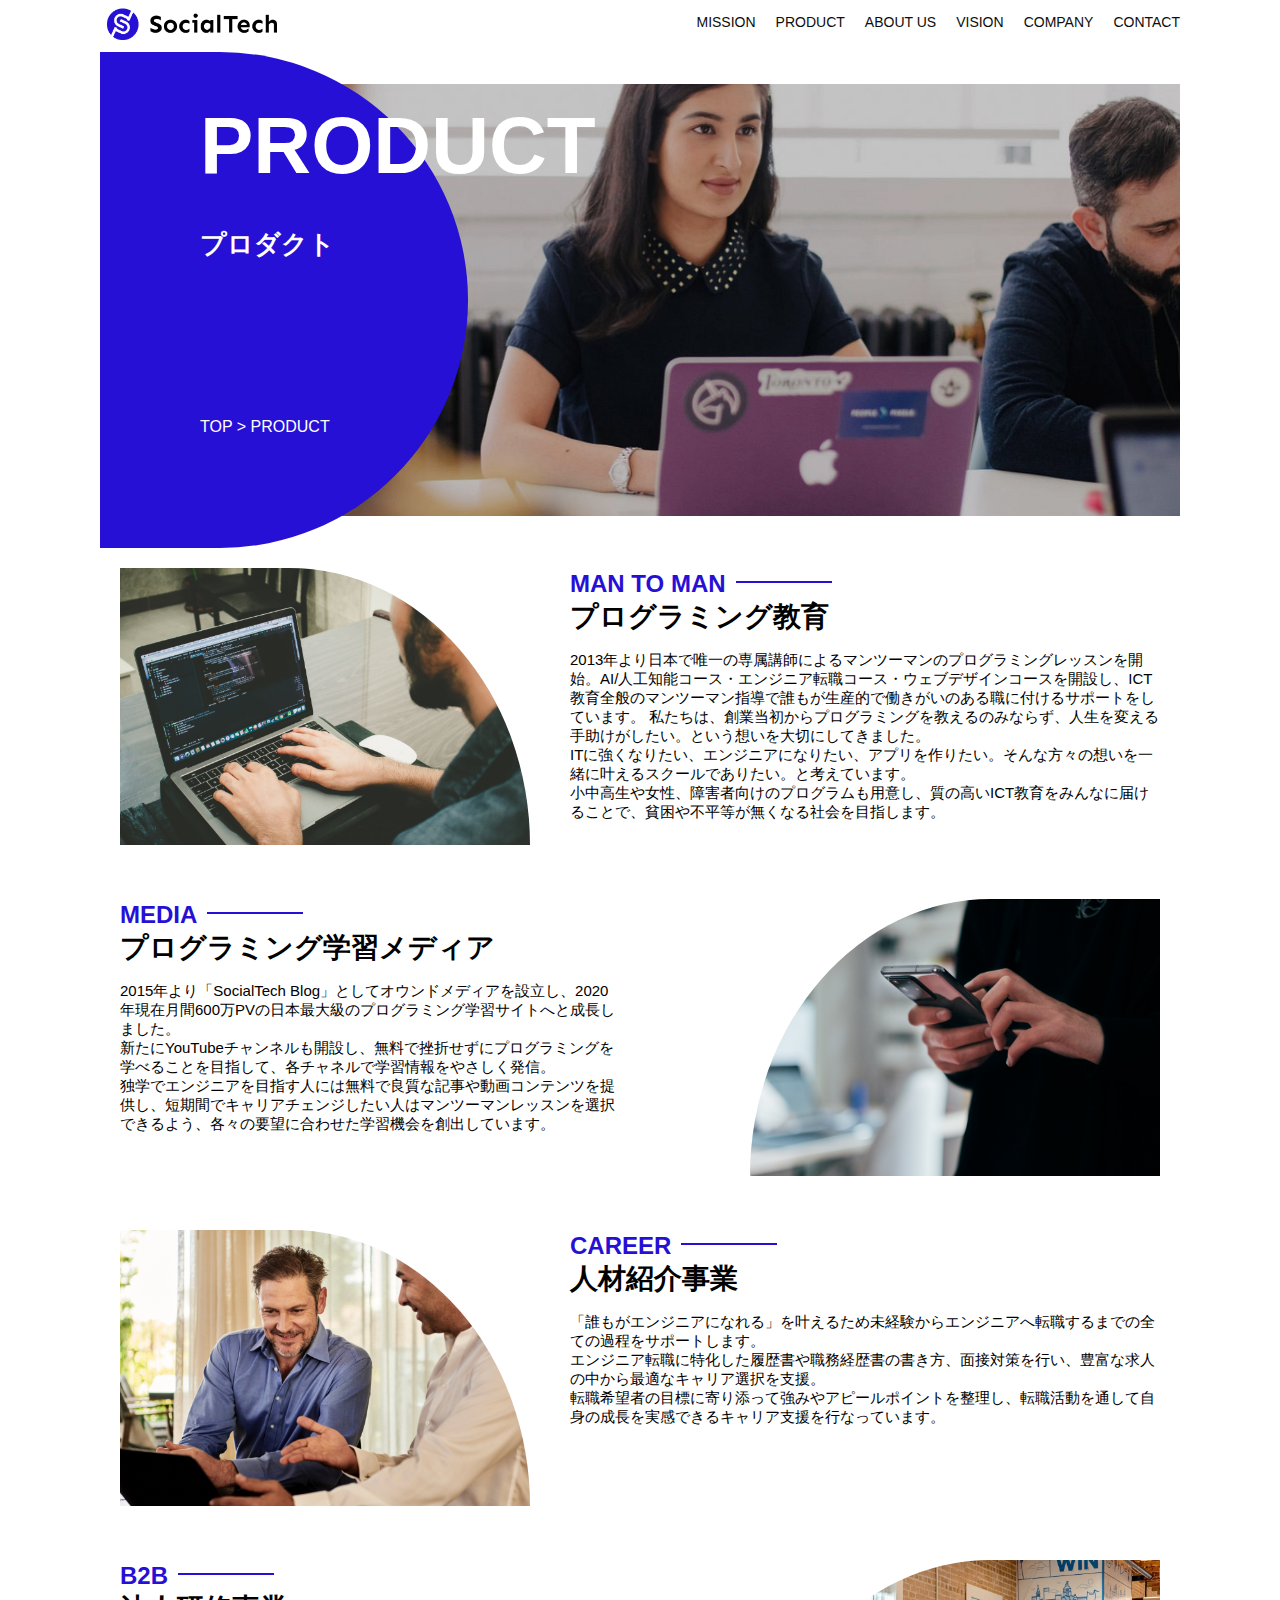
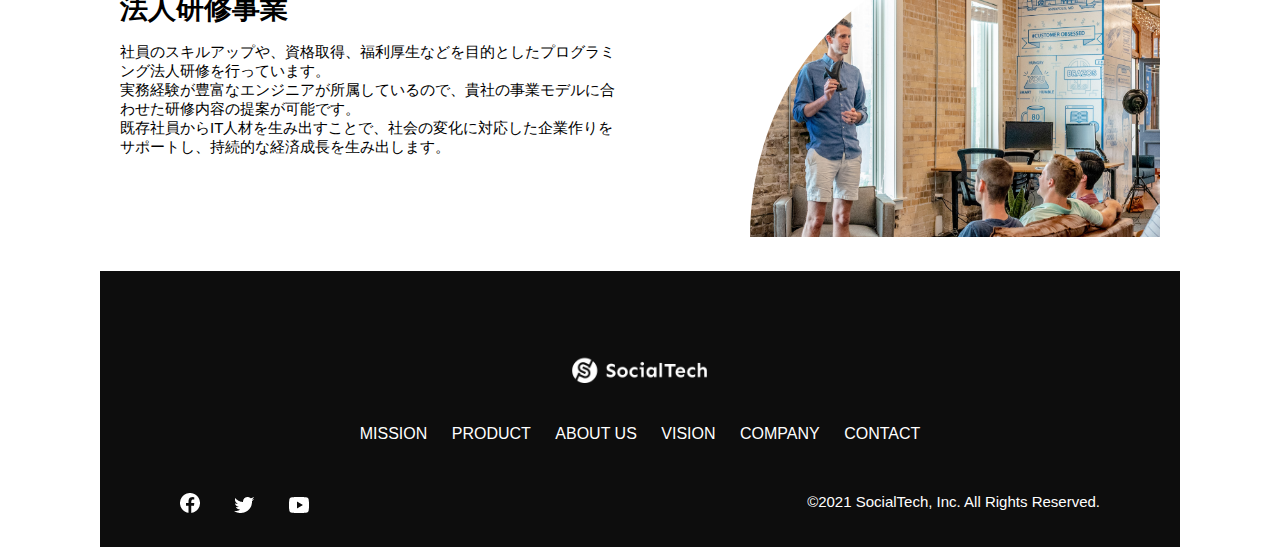
<file: kadai_tutorial_output/product.html>
<!DOCTYPE html>
<html>

<head>
  <title></title>
  <title>SocialTech -PRODUCT プロダクト-</title>
  <meta charset="utf-8">
  <meta name="description" content="">
  <meta name="description" content="SocialTechの4つのプロダクトを紹介します">
  <meta name="viewport" content="width=device-width, initial-scale=1.0">
  <link rel="stylesheet" href="style.css">
</head>

<body>
  <!-- ヘッダー -->
  <header>
    <!-- ロゴ -->
    <a href="index.html" id="logo">
      <img src="images/logo.png" alt="トップページに戻る">
    </a>

    <!-- PC用ナビゲーション -->
    <nav id="nav-pc">
      <ul>
        <li><a href="mission.html">MISSION</a></li>
        <li><a href="product.html">PRODUCT</a></li>
        <li><a href="index.html#aboutus">ABOUT US</a></li>
        <li><a href="index.html#vision">VISION</a></li>
        <li><a href="index.html#company">COMPANY</a></li>
        <li><a href="index.html#contact">CONTACT</a></li>
      </ul>
    </nav>

    <!-- スマホ用メニューボタン -->
    <button id="menu-sp" onclick="document.getElementById('nav-sp').style.display = 'block'">
      <img src="images/button-menu.png" alt="ナビゲーションを開く">
    </button>

    <!-- スマホ用ナビゲーション -->
    <div id="nav-sp">
      <button id="close" onclick="document.getElementById('nav-sp').style.display = 'none'">
        <img src="images/button-close.png" alt="ナビゲーションを閉じる">
      </button>

      <nav>
        <ul>
          <li>
            <a id="logo-sp" href="index.html" onclick="document.getElementById('nav-sp').style.display = 'none'"><img
                src="images/logo-sp.png" alt="トップページに戻る"></a>
          </li>
          <li><a class="menu" href="mission.html"
              onclick="document.getElementById('nav-sp').style.display = 'none'">MISSION</a></li>
          <li><a class="menu" href="product.html"
              onclick="document.getElementById('nav-sp').style.display = 'none'">PRODUCT</a></li>
          <li><a class="menu" href="index.html#aboutus"
              onclick="document.getElementById('nav-sp').style.display = 'none'">ABOUT US</a></li>
          <li><a class="menu" href="index.html#vision"
              onclick="document.getElementById('nav-sp').style.display = 'none'">VISION</a></li>
          <li><a class="menu" href="index.html#company"
              onclick="document.getElementById('nav-sp').style.display = 'none'">COMPANY</a></li>
          <li><a class="menu" href="index.html#contact"
              onclick="document.getElementById('nav-sp').style.display = 'none'">CONTACT</a></li>
        </ul>
      </nav>
      <div id="sns">
        <a href="https://www.facebook.com/sejuku2013">
          <img src="images/button-facebook.png" alt="Facebookのリンク">
        </a>
        <a href="https://twitter.com/samuraijuku">
          <img src="images/button-twitter.png" alt="Twitterのリンク">
        </a>
        <a href="https://www.youtube.com/channel/UCCFOQO5aDK0xXam4cUQXT8g">
          <img src="images/button-youtube.png" alt="YouTubeのリンク">
        </a>
      </div>
    </div>
  </header>

  <main>
    <article>
      <section id="product-main">
        <div class="product-main-inner">
          <div id="product-title">
            <h1>PRODUCT<br><span>プロダクト</span></h1>
            <p>TOP > PRODUCT</p>
          </div>
        </div>
      </section>
      <section class="product-section product-section-left">
        <div class="product-section-img">
          <img src="images/product/product-mantoman.png" alt="PCでコードを書く男性">
        </div>
        <div class="product-read">
          <h2 class="product-h2">MAN TO MAN</h2>
          <h3 class="product-h3">プログラミング教育</h3>
          <p>
            2013年より日本で唯一の専属講師によるマンツーマンのプログラミングレッスンを開始。AI/人工知能コース・エンジニア転職コース・ウェブデザインコースを開設し、ICT教育全般のマンツーマン指導で誰もが生産的で働きがいのある職に付けるサポートをしています。
            私たちは、創業当初からプログラミングを教えるのみならず、人生を変える手助けがしたい。という想いを大切にしてきました。<br>ITに強くなりたい、エンジニアになりたい、アプリを作りたい。そんな方々の想いを一緒に叶えるスクールでありたい。と考えています。<br>小中高生や女性、障害者向けのプログラムも用意し、質の高いICT教育をみんなに届けることで、貧困や不平等が無くなる社会を目指します。
          </p>
        </div>
      </section>

      <section class="product-section product-section-right">
        <div class="product-read">
          <h2 class="product-h2">MEDIA</h2>
          <h3 class="product-h3">プログラミング学習メディア</h3>
          <p>2015年より「SocialTech
            Blog」としてオウンドメディアを設立し、2020年現在月間600万PVの日本最大級のプログラミング学習サイトへと成長しました。<br>新たにYouTubeチャンネルも開設し、無料で挫折せずにプログラミングを学べることを目指して、各チャネルで学習情報をやさしく発信。<br>独学でエンジニアを目指す人には無料で良質な記事や動画コンテンツを提供し、短期間でキャリアチェンジしたい人はマンツーマンレッスンを選択できるよう、各々の要望に合わせた学習機会を創出しています。
          </p>
        </div>
        <div class="product-section-img">
          <img src="images/product/product-media.png" alt="スマートフォンを操作する人">
        </div>
      </section>

      <section class="product-section product-section-left">
        <div class="product-section-img">
          <img src="images/product/product-career.png" alt="笑顔で話し合う2人の男性">
        </div>
        <div class="product-read">
          <h2 class="product-h2">CAREER</h2>
          <h3 class="product-h3">人材紹介事業</h3>
          <p>
            「誰もがエンジニアになれる」を叶えるため未経験からエンジニアへ転職するまでの全ての過程をサポートします。<br>エンジニア転職に特化した履歴書や職務経歴書の書き方、面接対策を行い、豊富な求人の中から最適なキャリア選択を支援。<br>転職希望者の目標に寄り添って強みやアピールポイントを整理し、転職活動を通して自身の成長を実感できるキャリア支援を行なっています。<br>
          </p>
        </div>
      </section>

      <section class="product-section product-section-right">
        <div class="product-read">
          <h2 class="product-h2">B2B</h2>
          <h3 class="product-h3">法人研修事業</h3>
          <p>
            社員のスキルアップや、資格取得、福利厚生などを目的としたプログラミング法人研修を行っています。<br>実務経験が豊富なエンジニアが所属しているので、貴社の事業モデルに合わせた研修内容の提案が可能です。<br>既存社員からIT人材を生み出すことで、社会の変化に対応した企業作りをサポートし、持続的な経済成長を生み出します。
          </p>
        </div>
        <div class="product-section-img">
          <img src="images/product/product-b2b.png" alt="講演中の男性とそれを聴く人々">
        </div>
      </section>
    </article>
  </main>

  <footer>
    <div id="footer-logo">
      <img src="images/logo-sp.png" alt="SocialTech">
    </div>
    <div id="footer-link">
      <a href="mission.html">MISSION</a>
      <a href="product.html">PRODUCT</a>
      <a href="index.html#aboutus">ABOUT US</a>
      <a href="index.html#vision">VISION</a>
      <a href="index.html#company">COMPANY</a>
      <a href="index.html#contact">CONTACT</a>
    </div>
    <div id="sns-footer">
      <div class="sns-btns">
        <a href="https://www.facebook.com/sejuku2013"><img src="images/button-facebook.png" alt="Facebookのリンク"></a>
        <a href="https://twitter.com/samuraijuku"><img src="images/button-twitter.png" alt="Twitterのリンク"></a>
        <a href="https://www.youtube.com/channel/UCCFOQO5aDK0xXam4cUQXT8g"><img src="images/button-youtube.png"
            alt="YouTubeのリンク"></a>
      </div>
      <p id="copyright">&copy;2021 SocialTech, Inc. All Rights Reserved.</p>
    </div>
  </footer>

</body>

</html>
</file>
<file: html-css-kadai_013/style.css>
/* PC、スマホ共通スタイル */
body {
  font-family: "Source Sans Pro", "Hiragino Kaku Gothic ProN", Meiryo, Arial,
    sans-serif;
}

p {
  font-size: 15px;
}

#main-visual>img {
  width: 100%;
}

/*================
PC用のスタイル 
=================*/
@media screen and (min-width: 768px) {

  /* 横幅設定 */
  body {
    max-width: 1080px;
    min-width: 960px;
    margin: 0 auto 0 auto;
  }

  /* ヘッダー */
  header {
    display: flex;
    justify-content: space-between;
  }

  /* ナビゲーションのレイアウト */
  #nav-pc {
    text-align: right;
    font-size: 14px;
    padding-top: 15px;
  }

  /* ナビゲーションのリンクの装飾設定 */
  #nav-pc>a {
    text-decoration: none;
    margin-left: 20px;
  }

  #nav-pc>a:link {
    color: #0d0d0d;
  }

  #nav-pc>a:visited {
    color: #0d0d0d;
  }

  #nav-pc>a:hover {
    color: #0d0d0d;
    text-decoration: underline;
  }

  #nav-pc>a:active {
    color: #0d0d0d;
  }

  #menu-sp {
    display: none;
  }

  #nav-sp {
    display: none;
  }
}



/*====================
  スマートフォン用のスタイル
 =====================*/

@media screen and (max-width: 767px) {



  body {
    min-width: 375px;
    margin: 0;
  }

  #nav-pc {
    display: none;
  }

  #menu-sp {
    float: right;
    padding: 0;
  }

  #nav-sp {
    background-color: #ce933e;
    position: absolute;
    left: 0;
    top: 0;
    height: 100%;
    width: 100%;
    display: none;
    z-index: 100;
  }

  #nav-sp ul {
    padding-left: 0;
  }

  #nav-sp li {
    list-style: none;
  }

  #close {
    position: absolute;
    top: 20px;
    right: 20px;
  }

  #logo-sp {
    margin: 80px 0 30px 20px;
  }

  #logo-sp a:link {
    color: #ffffff;
  }

  #logo-sp a:visited {
    color: #ffffff;
  }

  #logo-sp a:hover {
    color: #ffffff;
    text-decoration: underline;
  }

  #nav-sp a:active {
    color: #ffffff;
  }

  #nav-sp .menu {
    text-decoration: none;
    display: block;
    margin: 0 20px;
    height: 44px;
    font-size: 16px;
    background-image: url("images/arrow.png");
    background-repeat: no-repeat;
    background-position: right top;
  }


}
</file>
<file: kadai_tutorial_output/style.css>
/* PC、スマホ共通スタイル */
* {
  box-sizing: border-box;
}

p {
  font-size: 15px;
}

/* PC、スマホ共通スタイル */
body {
  max-width: 1080px;
  margin: 0 auto 0 auto;
  font-family: "Source Sans Pro", "Hiragino Kaku Gothic ProN", Meiryo, Arial, sans-serif;
}



/* ヘッダー */
header {
  display: flex;
  justify-content: space-between;
}

#nav-pc {
  font-size: 14px;
}

#nav-pc ul {
  display: flex;
  padding-left: 0;
}

#nav-pc li {
  list-style: none;
}

/* ナビゲーションのリンクの装飾設定 */
#nav-pc a {
  text-decoration: none;
  margin-left: 20px;
  color: #0d0d0d;
}

#nav-pc a:hover {
  text-decoration: underline;
}

/* スマホ用ナビを非表示 */
#nav-sp,
#menu-sp {
  display: none;
}

/* メインビジュアル*/
#main-visual {
  position: relative;
  height: 400px;
}

#main-message {
  position: absolute;
  top: 0;
  left: 0;
  background-color: #2710d5;
  color: #ffffff;
  border-radius: 0 0 476px 0;
  max-width: 620px;
  height: 100%;
  width: 100%;
  z-index: 11;
}

#main-message>h1 {
  font-size: 60px;
  margin: 100px 0 0 50px;
}

#main-message>p {
  font-size: 28px;
  margin: 0 0 0 50px;
}

#main-visual>img {
  max-width: 620px;
  border-radius: 476px 0 0 0;
  position: absolute;
  top: 0;
  right: 0;
  z-index: 10;
}

/* 見出し */
h2 {
  margin: 40px 0 0 0;
}

h2::after {
  content: url("images/line.png");
  margin-left: 10px;
}

h3 {
  font-size: 27px;
}

/* ミッション */
#mission {
  margin: 80px auto 80px auto;
}

#mission-flex {
  display: flex;
}

#mission-flex>div {
  width: 50%;
  margin: 20px;
}

#mission-photo {
  width: 100%;
}

#s2dgs {
  margin-top: 50px;
  width: 100%;
}

/* プロダクト */
#product {
  background-color: #fafafa;
  margin: 80px 0 80px 0;
  padding: 10px 40px 0px 40px;
}

/* 外枠 */
#product .product-flex {
  margin-top: 40px;
  display: flex;
}

/* 左のカラム */
#product-left {
  width: 50%;
  margin-right: 20px;
}

/* 右のカラム */
#product-right {
  width: 50%;
  margin-left: 20px;
  margin-top: 80px;
}

/* 画像＋説明の枠 */
#product-left>div {
  position: relative;
  height: 480px;
  margin-right: 20px;
}

#product-right>div {
  position: relative;
  height: 480px;
  margin-left: 20px;
}

/* 画像 */
.product-photo {
  width: 100%;
}

/* 説明文の枠 */
.product-explain {
  background-color: #ffffff;
  position: absolute;
  left: 0;
  bottom: 50px;
  margin: 0 40px 0 40px;
  padding: 20px;
  box-shadow: 5px 5px 10px rgba(0, 0, 0, 0.05);
}

/* 説明文の英語 */
.product-explain>span {
  color: #2710d5;
  font-weight: bold;
  font-size: 16px;
  margin: 0;
}

/* 説明文の見出し */
.product-explain>h3 {
  margin: 5px 0 5px 0;
}

/* 説明文 */
.product-explain>p {
  font-size: 14px;
  margin: 0;
}

/* もっと見るボタン */
#product-more {
  text-align: center;
}

#product-more a {
  position: relative;
  bottom: -42px;
}

/* ABOUT US */
#aboutus {
  margin: 80px auto 80px auto;
}

/* 3つの組織文化と画像を入れる枠 */
#aboutus>div {
  display: flex;
}

/* 画像 */
.culture-img {
  width: 50%;
  align-self: flex-start;
}

.culture-img2 {
  margin-top: 50px;
  width: 100%;
}

/* 3つの組織文化の表 */
.culture-table {
  margin-right: 50px;
}

/* 番号 */
.culture-num {
  font-size: 80px;
  color: #2710d5;
  padding: 0 20px 0 0;
}

/* 見出し */
.culture-table th {
  text-align: left;
  font-size: 28px;
  font-weight: bold;
}

/* 組織文化英語 */
.culture-en {
  color: #2710d5;
  font-size: 24px;
}

/* 説明文 */
.culture-description {
  margin: 0;
}

/* ビジョン */
#vision {
  margin: 80px auto 80px auto;
}

/* セクション内の外枠*/
#vision>div {
  display: flex;
  justify-content: space-between;
  flex-wrap: wrap;
}

/*7つの行動指針の枠*/
.vision-box {
  width: 300px;
  height: 300px;
  margin-bottom: 30px;
  position: relative;
}

.vision-box>img {
  width: 100%;
  position: relative;
  z-index: 30;
}

.vision-box>div {
  position: absolute;
  top: 0;
  left: 0;
  z-index: 31;
  margin-right: 20px;
}

.vision-box>div>h4 {
  color: #2710d5;
  font-size: 19px;
  margin: 80px 0 0 0;
}

.vision-box>div>h4::first-letter {
  font-size: 40px;
}

.vision-box>div>h5 {
  font-size: 20px;
  margin: 0 0 0 0;
}

.vision-box>div>p {
  margin: 10px 0 0 0;
}

/* 会社概要 */
#company {
  margin: 80px auto 80px auto;
}

#company-table {
  width: 100%;
}

.tableheader {
  text-align: left;
  padding: 20px;
  border-bottom-color: #2710d5;
  border-bottom-width: 1px;
  border-bottom-style: solid;
  width: 100px;
}

.tableheader-first {
  border-top-color: #2710d5;
  border-top-width: 1px;
  border-top-style: solid;
}

.cell {
  padding: 30px;
  border-bottom-color: #ececec;
  border-bottom-width: 1px;
  border-bottom-style: solid;
}

.cell-first {
  border-top-color: #ececec;
  border-top-width: 1px;
  border-top-style: solid;
}

#company>iframe {
  width: 100%;
  height: 368px;
  margin-top: 40px;
}

/* お問い合わせ */
#contact {
  margin: 80px auto 80px auto;
}

/* 外枠 */
#contact>form>div {
  display: flex;
  flex-direction: row;
  flex-wrap: wrap;
  padding-bottom: 30px;
}

/* 左列の見出し */
.contact-heading {
  width: 240px;
  align-self: center;
}

/* 見出しのラベル */
.contact-label {
  font-weight: bold;
}

/* 必須 */
.contact-span {
  color: #ce2222;
  margin: 0 0 0 20px;
  font-weight: bold;
}

/* テキストボックス */
.contact-textbox {
  border-top: 0px;
  border-left: 0px;
  border-right: 0px;
  border-bottom-width: 1px;
  border-bottom-color: #707070;
  border-style: solid;
  background-color: #fafafa;
  width: 400px;
  height: 56px;
}

/* お問い合わせ内容のテキストエリア */
.contact-textarea {
  border-top: 0px;
  border-left: 0px;
  border-right: 0px;
  border-bottom-width: 1px;
  border-bottom-color: #707070;
  background-color: #fafafa;
  width: 400px;
  height: 200px;
}

/* 個人情報の取り扱い */
#contact dt {
  font-weight: bold;
}

#contact dd {
  margin: 0 0 16px 0;
}

#contact dd p {
  margin: 0;
}

#contact dd ul {
  padding-left: 0;
}

#contact dd li {
  margin-bottom: 0;
  list-style: none;
}

.input-area {
  flex: 1;
}

/* フッター */
footer {
  background-color: #0d0d0d;
  text-align: center;
  padding: 80px 80px 30px 80px;
}

#footer-logo {
  margin-bottom: 30px;
}

#footer-link {
  margin-bottom: 50px;
}

#footer-link>a {
  text-decoration: none;
  margin: 10px;
  color: #ffffff;
}

#footer-link>a:hover {
  text-decoration: underline;
}

#sns-footer {
  display: flex;
  justify-content: space-between;
  text-align: left;
}

#sns-footer a {
  margin-right: 30px;
}

#copyright {
  color: #ffffff;
  margin: 0;
}

/* mission.html用スタイル */
/* ミッションのメインビジュアル */
.mission-main-inner {
  background-image: url("images/mission/mission-main.png");
  background-repeat: no-repeat;
  background-position-y: center;
}

#mission-title {
  background-color: #2710d5;
  width: 368px;
  color: #ffffff;
  height: 496px;
  border-radius: 0 248px 248px 0;
  position: relative;
}

#mission-title h1 {
  position: absolute;
  top: 0;
  left: 100px;
  font-size: 80px;
  line-height: 1;
}

#mission-title h1 span {
  font-size: 26px;
}

#mission-title>p {
  position: absolute;
  top: 350px;
  left: 100px;
  font-size: 16px;
}

/* ミッションページ　S2DGSの設定 */
#mission-s2dgs {
  padding: 20px;
}

.mission-h2 {
  color: #2710d5;
  font-size: 40px;
}

.mission-h2::after {
  content: none;
}

/* ミッションページ　5つのゴールの設定 */
#mission-five-goals {
  padding: 20px;
  display: flex;
}

#mission-five-goals .five-goals-image {
  width: 30%;
  padding: 20px;
}

#mission-five-goals .five-goals-image img {
  width: 100%;
}

#mission-five-goals .five-goals-read {
  width: 70%;
  padding: 20px;
}

#mission-five-goals .five-goals-read>div {
  margin-bottom: 40px;
}

.fivegoals-image-right {
  float: right;
  margin: 20px;
}

.fivegoals-image-left {
  float: left;
  margin: 20px;
}

.fivegoals-number {
  color: #2710d5;
  font-size: 48px;
  font-weight: bold;
  margin: 0;
}

.fivegoals-h3 {
  font-size: 28px;
  margin: 0;
}

.fivegoals-p {
  margin: 0;
}

/* プロダクトページ */
.product-main-inner {
  background-image: url("images/product/product-main.png");
  background-repeat: no-repeat;
  background-position-y: center;
}

#product-title {
  background-color: #2710d5;
  width: 368px;
  color: #ffffff;
  height: 496px;
  border-radius: 0 248px 248px 0;
  position: relative;
}

#product-title h1 {
  position: absolute;
  top: 0;
  left: 100px;
  font-size: 80px;
  line-height: 1;
}

#product-title h1 span {
  font-size: 26px;
}

#product-title>p {
  position: absolute;
  top: 350px;
  left: 100px;
  font-size: 16px;
}

/* セクション */
.product-section {
  display: flex;
  padding: 20px 20px 0;
}

.product-section .product-section-img {
  width: 450px;
}

/* 左が画像のセクション*/
.product-section-left .product-section-img img {
  width: 100%;
  padding: 0 40px 30px 0;
  border-radius: 0 432px 0 0;
}

.product-section-left .product-read {
  width: 50%;
  flex-grow: 1;
}

.product-section-left .product-read p {
  margin-bottom: 0;
}

/* 右が画像のセクション*/
.product-section-right {
  justify-content: space-between;
}

.product-section-right .product-section-img img {
  width: 100%;
  padding: 0 0 30px 40px;
  border-radius: 432px 0 0 0;
}

.product-section-right .product-read {
  width: 500px;
}

.product-h2 {
  color: #2710d5;
  font-size: 24px;
  margin: 0;
}

.product-h3 {
  font-size: 28px;
  margin: 0;
}










/*====================
  スマートフォン用のスタイル
 =====================*/

@media screen and (max-width: 767px) {

  /* PC用ナビゲーション非表示 */
  #nav-pc {
    display: none;
  }

  /* ハンバーガーメニュー */
  #menu-sp {
    display: block;
    background-color: transparent;
    float: right;
    padding: 0;
    border: none;
  }

  /* スマホ用ナビゲーションの表示切替*/
  /* 初期状態、レイアウトと非表示設定 */
  #nav-sp {
    background-color: #2710d5;
    position: fixed;
    left: 0;
    top: 0;
    height: 100%;
    width: 100%;
    display: none;
    z-index: 100;
  }

  /* ×ボタン */
  #close {
    position: absolute;
    top: 20px;
    right: 20px;
    background-color: transparent;
    border: none;
  }

  #nav-sp nav ul {
    padding-left: 0;
  }

  #nav-sp nav li {
    list-style: none;
  }

  /* ナビゲーションメニュー用ロゴ */
  #logo-sp {
    margin: 80px 0 30px 20px;
  }

  /* ナビゲーションのリンクの装飾設定 */
  #nav-sp nav a {
    display: block;
    color: #ffffff;
  }

  #nav-sp nav a:hover {
    text-decoration: underline;
  }

  #nav-sp .menu {
    text-decoration: none;
    margin: 0 20px 0 20px;
    height: 44px;
    font-size: 16px;
    background-image: url("images/arrow.png");
    background-repeat: no-repeat;
    background-position: right top;
  }

  #sns {
    position: absolute;
    bottom: 20px;
    left: 20px;
  }

  #sns>a {
    margin-right: 30px;
  }

  #main-visual {
    position: relative;
    height: 470px;
  }

  #main-visual>div {
    text-align: center;
    height: 280px;
  }

  #main-visual h1 {
    font-size: 28px;
    margin: 90px 0 0 0;
  }

  #main-visual>div>p {
    margin: 0;
    font-size: 15px;
  }

  #main-visual>img {
    width: 100%;
    border-radius: 476px 0 0 0;
    top: auto;
    bottom: 0;
  }

  /*見出し*/
  h2 {
    margin: 15px 0 15px 0;
  }

  h3 {
    font-size: 24px;
    margin: 10px 0 0 0;
  }

  /* ミッション */
  #mission {
    margin: 20px 0 20px 0;
    padding: 0 20px 0 20px;
  }

  #mission-flex {
    flex-direction: column;
  }

  #mission-flex>div {
    width: 100%;
    margin: 0;
  }

  /* プロダクト */
  #product {
    margin: 0;
    padding: 10px 20px 0 20px;
  }

  /* 外枠 */
  #product .product-flex {
    flex-direction: column;
    margin-top: 0;
  }

  /* 左右のカラム　スマホでは縦並び */
  #product-left,
  #product-right {
    width: 100%;
    margin: 0;
  }

  /*  画像＋説明の枠 */
  #product-left>div,
  #product-right>div {
    height: auto;
    margin: 0;
  }

  /* 説明文の枠 */
  .product-explain {
    position: relative;
    margin: 0;
  }

  .product-explain>h3 {
    margin: 10px 0 10px 0;
    font-size: 24px;
  }

  /* もっと見るボタン */
  #product-more {
    text-align: left;
  }

  /*  画像＋説明の枠 */
  #product-left>div,
  #product-right>div {
    height: auto;
    margin: 0;
  }

  /* 説明文の枠 */
  .product-explain {
    position: relative;
    margin: 0;
  }

  .product-explain>h3 {
    margin: 10px 0 10px 0;
    font-size: 24px;
  }

  /* ABOUT US */
  #aboutus {
    margin: 80px 20px 80px 20px;
  }

  #aboutus>div {
    flex-direction: column;
  }

  .culture-table th {
    font-size: 16px;
  }

  .culture-table {
    margin-right: 0;
    padding-right: 20px;
    order: 2;
  }

  .culture-img {
    width: 100%;
    order: 1;
  }

  .culture-img2 {
    margin-top: 0;
  }

  .culture-num {
    padding: 0;
  }

  .culture-description {
    margin: 0;
  }

  /* ビジョン */
  #vision {
    margin: 80px 20px 80px 20px;
  }

  .vision-box>img {
    position: absolute;
    top: 0;
    left: 0;
  }

  .vision-box>div>h4 {
    margin: 60px 0 0 0;
  }

  /*会社概要*/
  #company {
    margin: 0 20px 0 20px;
  }

  #company>h3 {
    margin-bottom: 20px;
  }

  .tableheader {
    width: 50px;
  }

  .cell {
    padding: 20px;
  }

  #company>iframe {
    height: 240px;
  }

  /* お問い合わせ */
  #contact {
    margin: 80px 20px 80px 20px;
  }

  #contact>h3 {
    margin-bottom: 20px;
  }

  #contact>form>div {
    flex-direction: column;
    margin-bottom: 20px;
  }

  .contact-heading {
    align-self: auto;
    margin-bottom: 20px;
  }

  .contact-textbox {
    min-width: 300px;
    width: 100%;
  }

  .contact-textarea {
    height: 150px;
    width: 100%;
  }

  .radiobutton {
    margin-bottom: 20px;
  }

  /* フッター */
  footer {
    padding: 30px 20px 50px 20px;
    text-align: left;
  }

  #footer-link>a {
    margin: 0 20px 30px 0;
    display: block;
    background-image: url("images/arrow.png");
    background-repeat: no-repeat;
    background-position: right top;
  }

  #footer-link>a:hover {
    text-decoration: underline;
  }

  #sns-footer {
    flex-direction: column;
    justify-content: flex-start;
  }

  #copyright {
    font-size: 12px;
    margin-top: 30px;
  }

  /* mission.html用スタイル */
  /* ミッションのメインビジュアル */
  #mission-main {
    height: 256px;
    margin-top: 4%;
    position: relative;
  }

  .mission-main-inner {
    height: 80%;
    background-size: cover;
  }

  #mission-title {
    width: 136px;
    height: 256px;
    position: absolute;
    top: -10%;
  }

  #mission-title h1 {
    left: 20px;
    font-size: 40px;
  }

  #mission-title h1 span {
    font-size: 18px;
  }

  #mission-title>p {
    top: 180px;
    left: 20px;
    font-size: 13px;
  }

  /* ミッションページ　S2DGSの設定 */
  .mission-h2 {
    font-size: 38px;
    margin: 0px;
  }

  .mission-h2::after {
    content: none;
  }

  #mission-s2dgs>img {
    width: 100%;
  }

  /* ミッションページ　5つのゴールの設定 */
  #mission-five-goals {
    flex-direction: column;
  }

  #mission-five-goals>div {
    padding: 0;
  }

  #mission-five-goals .five-goals-image,
  #mission-five-goals .five-goals-read {
    width: 100%;
    padding: 0;
  }

  #mission-five-goals .five-goals-read>div {
    display: flex;
    flex-direction: column;
  }

  .fivegoals-image-right,
  .fivegoals-image-left {
    align-self: center;
  }

  /* プロダクトページ */
  #product-main {
    height: 256px;
    margin-top: 4%;
    position: relative;
  }

  .product-main-inner {
    height: 80%;
    background-size: cover;
  }

  #product-title {
    width: 136px;
    height: 256px;
    position: absolute;
    top: -10%;
  }

  #product-title h1 {
    left: 20px;
    font-size: 40px;
  }

  #product-title h1 span {
    font-size: 18px;
  }

  #product-title>p {
    top: 180px;
    left: 20px;
    font-size: 13px;
  }

  /* セクション */
  .product-section {
    flex-direction: column;
  }

  .product-section .product-section-img {
    width: 100%;
  }

  .product-section .product-section-img img {
    width: 100%;
    padding: 0;
  }

  /* 左が画像のセクション*/
  .product-section-left .product-section-img img {
    border-radius: 0 300px 0 0;
  }

  .product-section-left .product-read {
    width: 100%;
    flex-grow: 1;
  }

  /* 右が画像のセクション*/
  .product-section-right .product-section-img img {
    order: 1;
    border-radius: 300px 0 0 0;
  }

  .product-section-right .product-read {
    order: 2;
    width: 100%;
  }
}
</file>
